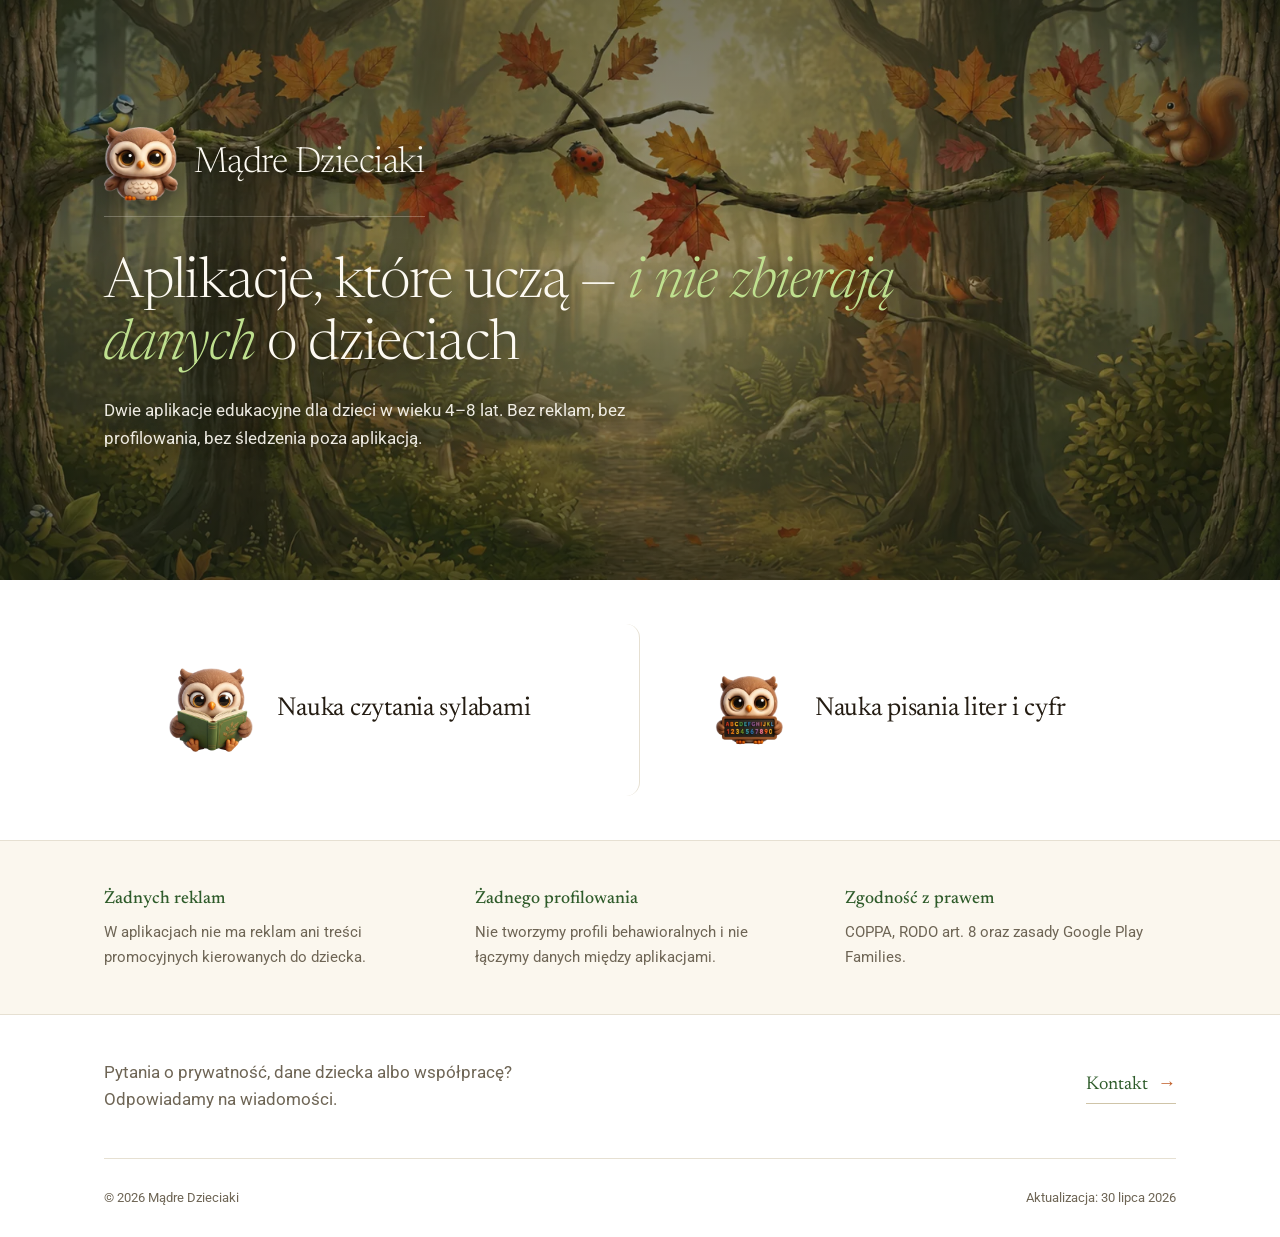
<file: index.html>
<!DOCTYPE html>
<html lang="pl">
<head>
<meta charset="UTF-8">
<meta name="viewport" content="width=device-width, initial-scale=1">
<title>Mądre Dzieciaki — dokumenty i prywatność</title>
<meta name="description" content="Polityki prywatności i dokumenty aplikacji edukacyjnych dla dzieci: Nauka czytania sylabami oraz Nauka pisania liter i cyfr. Bez reklam, bez profilowania, bez śledzenia.">
<link href="https://fonts.googleapis.com/css2?family=Newsreader:ital,opsz,wght@0,6..72,300;0,6..72,400;0,6..72,500;0,6..72,600;1,6..72,300;1,6..72,400&family=Roboto:wght@300;400;500;700&display=swap" rel="stylesheet">
<link rel="stylesheet" href="assets/forest.css">
</head>
<body>

<div class="band"><div class="band-in"><div class="wrap">
  <div class="band-copy">
    <a class="brand" href="./">
      <img src="assets/app/logo-madre.webp" alt="" width="74" height="74">
      <span>Mądre Dzieciaki</span>
    </a>
    <h1>Aplikacje, które uczą — <em>i nie zbierają danych</em> o dzieciach</h1>
    <p>Dwie aplikacje edukacyjne dla dzieci w wieku 4–8 lat. Bez reklam, bez profilowania, bez śledzenia poza aplikacją.</p>
  </div>
</div></div></div>

<div class="wrap">
  <div class="apps">
    <a class="app" href="nauka-czytania-sylabami/">
      <img src="assets/app/logo-syllables.webp" alt="" width="84" height="84">
      <h2>Nauka czytania sylabami</h2>
    </a>
    <a class="app" href="literki-i-cyferki/">
      <img src="assets/app/logo-literki.webp" alt="" width="84" height="84">
      <h2>Nauka pisania liter i cyfr</h2>
    </a>
  </div>
</div>

<div class="rules"><div class="wrap"><div class="rules-in">
  <div class="rule"><h3>Żadnych reklam</h3>
    <p>W aplikacjach nie ma reklam ani treści promocyjnych kierowanych do dziecka.</p></div>
  <div class="rule"><h3>Żadnego profilowania</h3>
    <p>Nie tworzymy profili behawioralnych i nie łączymy danych między aplikacjami.</p></div>
  <div class="rule"><h3>Zgodność z prawem</h3>
    <p>COPPA, RODO art. 8 oraz zasady Google Play Families.</p></div>
</div></div></div>

<div class="wrap">
  <div class="contact-cta">
    <p>Pytania o prywatność, dane dziecka albo współpracę? Odpowiadamy na wiadomości.</p>
    <a href="kontakt.html">Kontakt</a>
  </div>
  <footer>
    <span>© 2026 Mądre Dzieciaki</span>
    <span>Aktualizacja: 30 lipca 2026</span>
  </footer>
</div>

</body>
</html>
</file>
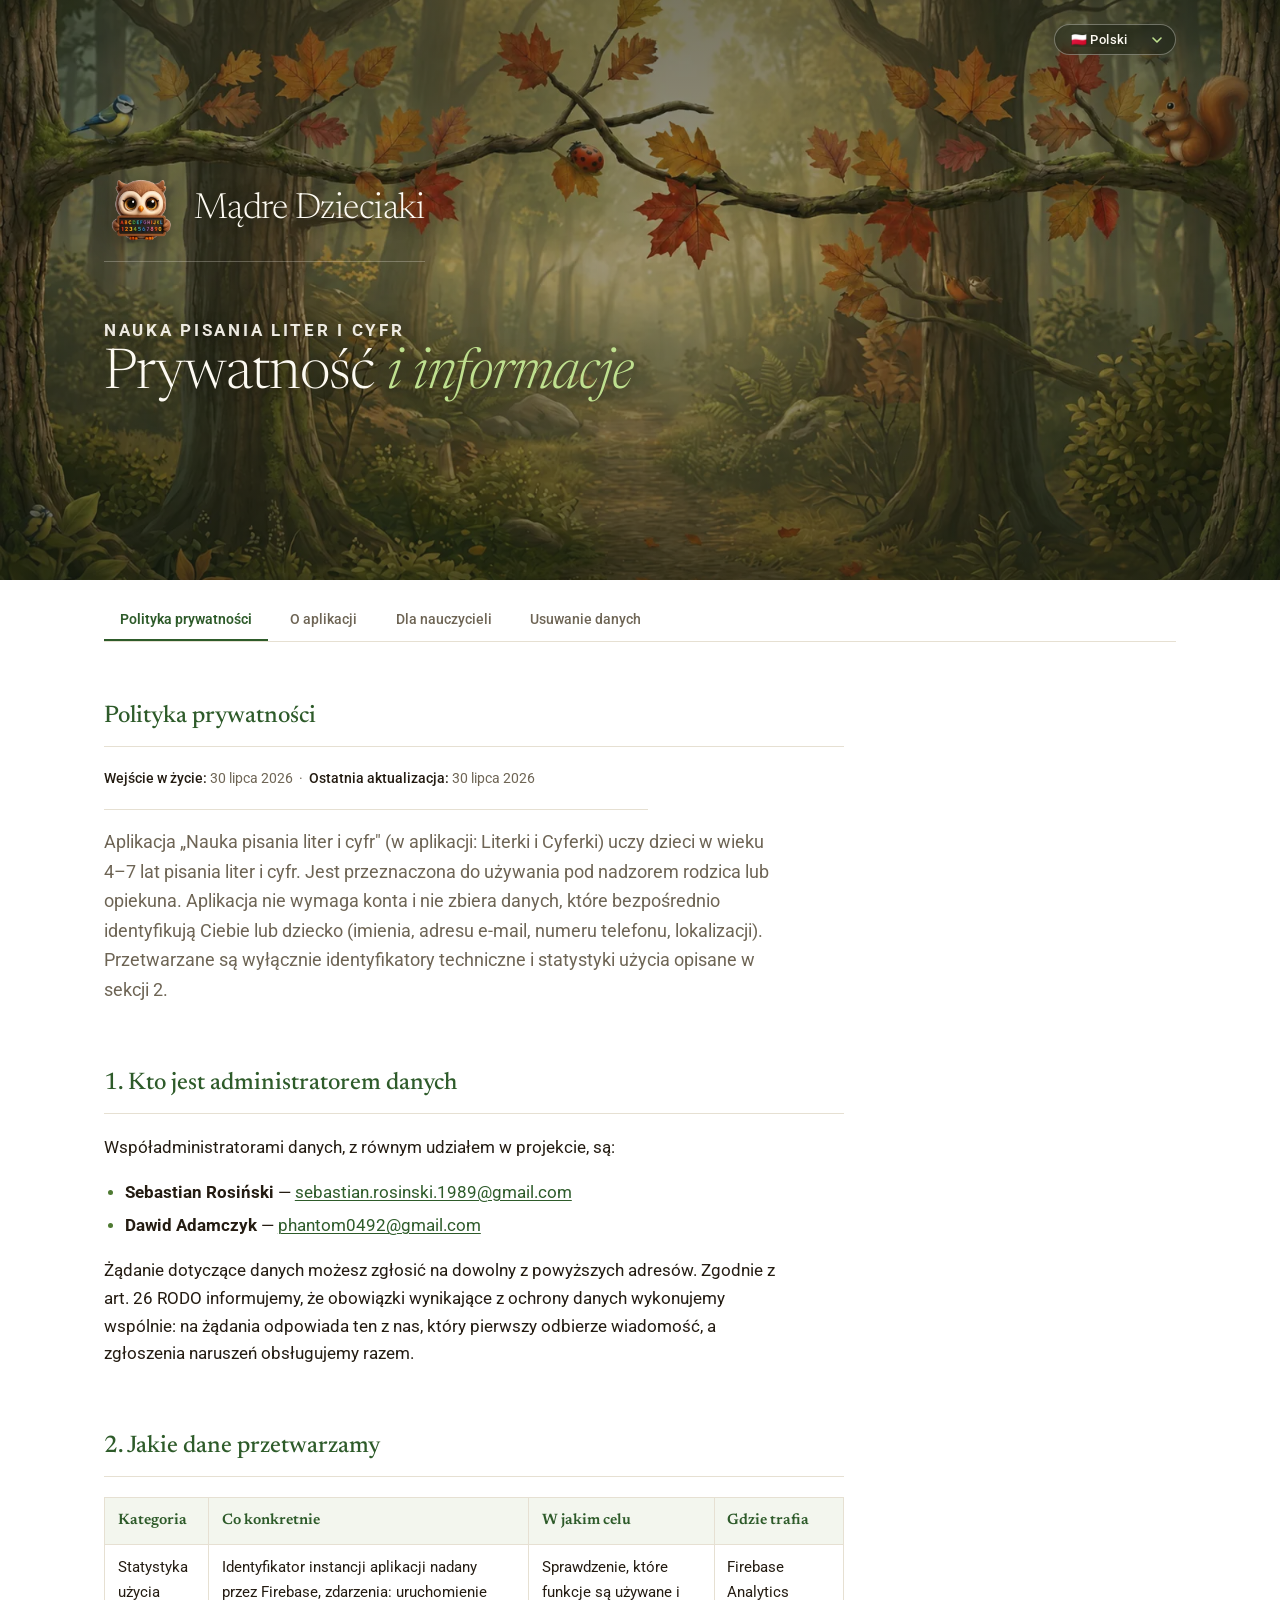
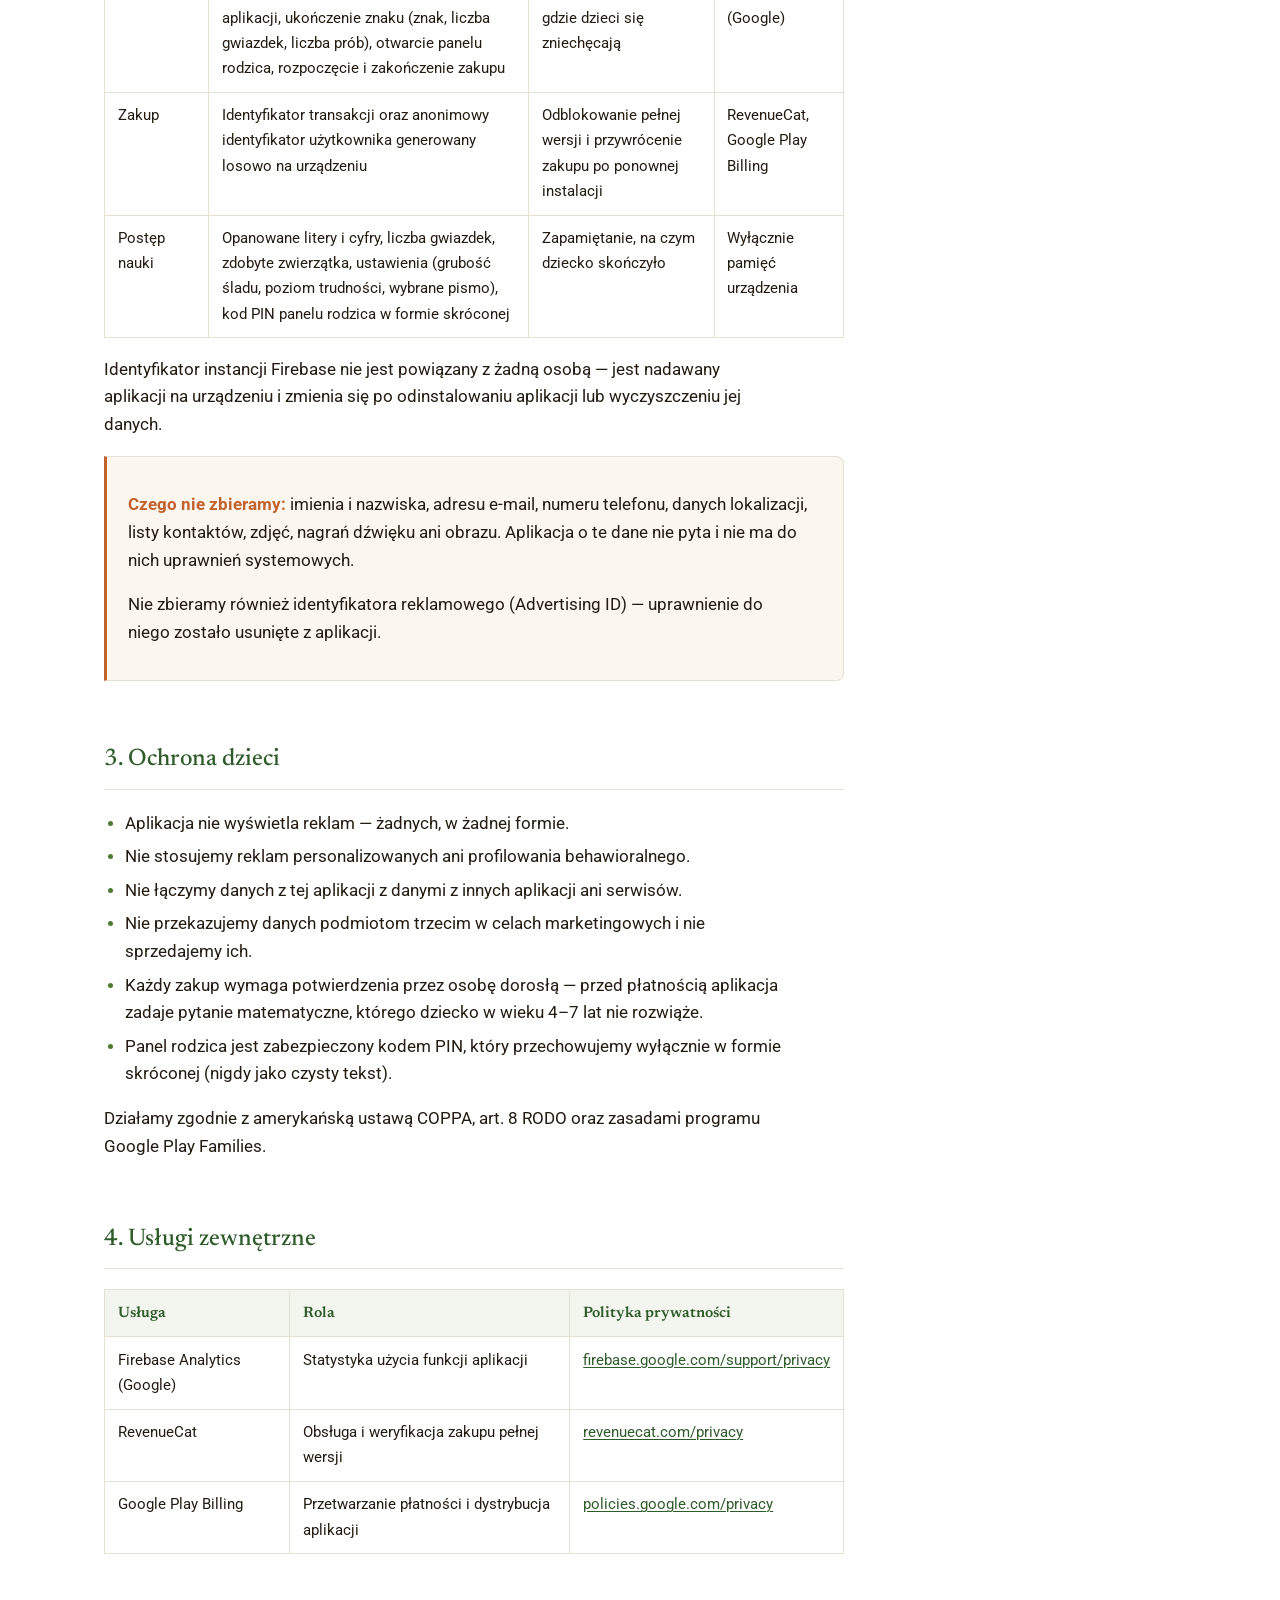
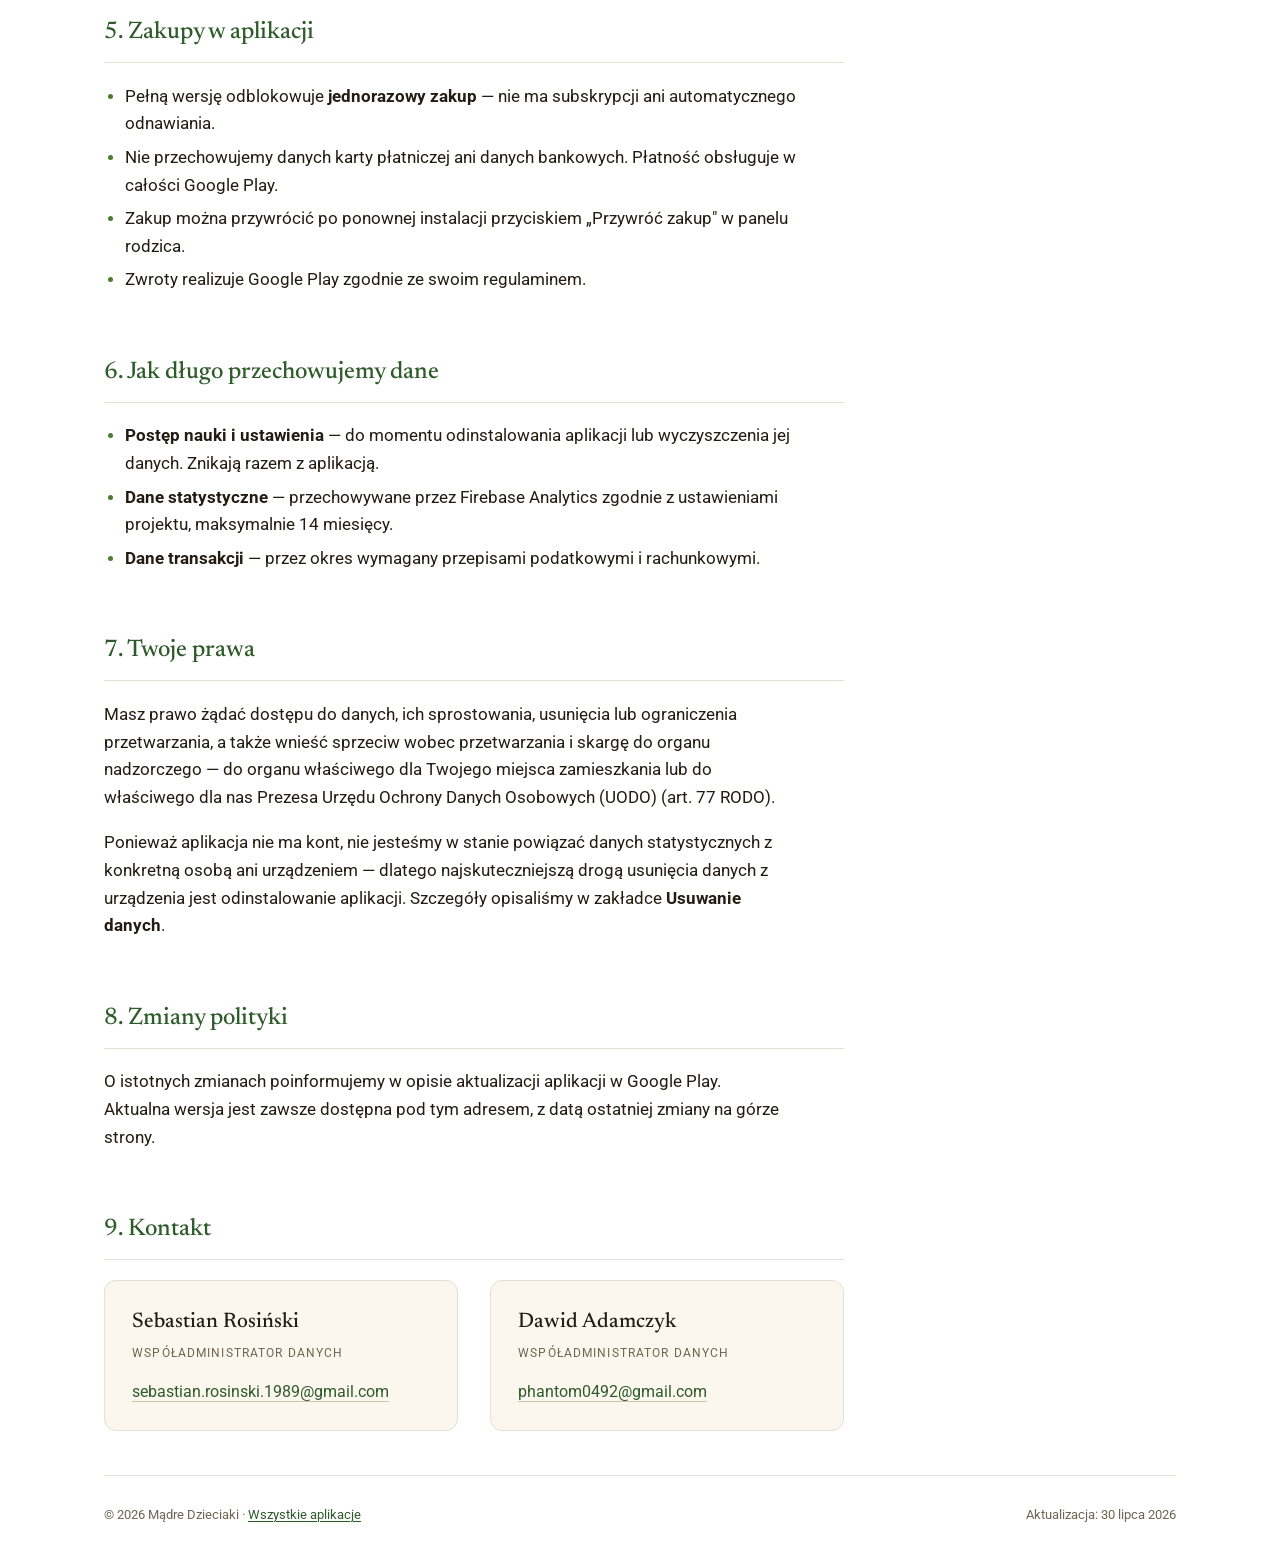
<file: literki-i-cyferki/index.html>
<!DOCTYPE html>
<html lang="pl">
<head>
<meta charset="UTF-8">
<meta name="viewport" content="width=device-width, initial-scale=1">
<title>Nauka pisania liter i cyfr — polityka prywatności i dokumenty</title>
<meta name="description" content="Polityka prywatności aplikacji Nauka pisania liter i cyfr (Literki i Cyferki): bez kont, bez reklam, dane wyłącznie na urządzeniu. Informacje dla rodziców i nauczycieli.">
<link href="https://fonts.googleapis.com/css2?family=Newsreader:ital,opsz,wght@0,6..72,300;0,6..72,400;0,6..72,500;0,6..72,600;1,6..72,300;1,6..72,400&family=Roboto:wght@300;400;500;700&display=swap" rel="stylesheet">
<link rel="alternate" hreflang="pl" href="https://codedriven.pl/literki-i-cyferki/">
<link rel="alternate" hreflang="de" href="https://codedriven.pl/literki-i-cyferki/de/">
<link rel="alternate" hreflang="x-default" href="https://codedriven.pl/literki-i-cyferki/">
<link rel="stylesheet" href="../assets/forest.css">
<noscript><style>.lang-switch select{display:none}</style></noscript>
</head>
<body>

<div class="band">
  <div class="lang-switch">
    <select aria-label="Język strony" autocomplete="off">
      <option value="/literki-i-cyferki/" selected>🇵🇱 Polski</option>
      <option value="/literki-i-cyferki/de/">🇩🇪 Deutsch</option>
    </select>
    <noscript><span class="lang-links"><a href="/literki-i-cyferki/de/" lang="de" hreflang="de">Deutsch</a></span></noscript>
  </div>
<div class="band-in"><div class="wrap">
  <div class="band-copy">
    <a class="brand" href="../">
      <img src="../assets/app/logo-literki.webp" alt="" width="74" height="74">
      <span>Mądre Dzieciaki</span>
    </a>
    <p class="kicker">Nauka pisania liter i cyfr</p>
    <h1>Prywatność <em>i informacje</em></h1>
  </div>
</div></div></div>

<div class="wrap">
  <nav class="doc-nav" role="tablist">
    <button role="tab" data-page="privacy" aria-selected="true">Polityka prywatności</button>
    <button role="tab" data-page="about" aria-selected="false">O aplikacji</button>
    <button role="tab" data-page="teachers" aria-selected="false">Dla nauczycieli</button>
    <button role="tab" data-page="deletion" aria-selected="false">Usuwanie danych</button>
  </nav>

<!-- ══════════════════ POLITYKA PRYWATNOŚCI ══════════════════ -->
<article class="page active" id="privacy" role="tabpanel">
  <h2>Polityka prywatności</h2>
  <p class="dates"><b>Wejście w życie:</b> 30 lipca 2026 &nbsp;·&nbsp; <b>Ostatnia aktualizacja:</b> 30 lipca 2026</p>
  <p class="lede">Aplikacja „Nauka pisania liter i cyfr" (w aplikacji: Literki i Cyferki) uczy dzieci w wieku 4–7 lat pisania liter i cyfr. Jest przeznaczona do używania pod nadzorem rodzica lub opiekuna. Aplikacja nie wymaga konta i nie zbiera danych, które bezpośrednio identyfikują Ciebie lub dziecko (imienia, adresu e-mail, numeru telefonu, lokalizacji). Przetwarzane są wyłącznie identyfikatory techniczne i statystyki użycia opisane w sekcji 2.</p>

  <h2>1. Kto jest administratorem danych</h2>
  <p>Współadministratorami danych, z równym udziałem w projekcie, są:</p>
  <ul>
    <li><b>Sebastian Rosiński</b> — <a href="mailto:sebastian.rosinski.1989@gmail.com">sebastian.rosinski.1989@gmail.com</a></li>
    <li><b>Dawid Adamczyk</b> — <a href="mailto:phantom0492@gmail.com">phantom0492@gmail.com</a></li>
  </ul>
  <p>Żądanie dotyczące danych możesz zgłosić na dowolny z powyższych adresów. Zgodnie z art. 26 RODO informujemy, że obowiązki wynikające z ochrony danych wykonujemy wspólnie: na żądania odpowiada ten z nas, który pierwszy odbierze wiadomość, a zgłoszenia naruszeń obsługujemy razem.</p>

  <h2>2. Jakie dane przetwarzamy</h2>
  <div class="table-scroll"><table>
    <thead><tr><th>Kategoria</th><th>Co konkretnie</th><th>W jakim celu</th><th>Gdzie trafia</th></tr></thead>
    <tbody>
      <tr><td>Statystyka użycia</td><td>Identyfikator instancji aplikacji nadany przez Firebase, zdarzenia: uruchomienie aplikacji, ukończenie znaku (znak, liczba gwiazdek, liczba prób), otwarcie panelu rodzica, rozpoczęcie i zakończenie zakupu</td><td>Sprawdzenie, które funkcje są używane i gdzie dzieci się zniechęcają</td><td>Firebase Analytics (Google)</td></tr>
      <tr><td>Zakup</td><td>Identyfikator transakcji oraz anonimowy identyfikator użytkownika generowany losowo na urządzeniu</td><td>Odblokowanie pełnej wersji i przywrócenie zakupu po ponownej instalacji</td><td>RevenueCat, Google Play Billing</td></tr>
      <tr><td>Postęp nauki</td><td>Opanowane litery i cyfry, liczba gwiazdek, zdobyte zwierzątka, ustawienia (grubość śladu, poziom trudności, wybrane pismo), kod PIN panelu rodzica w formie skróconej</td><td>Zapamiętanie, na czym dziecko skończyło</td><td>Wyłącznie pamięć urządzenia</td></tr>
    </tbody>
  </table></div>
  <p>Identyfikator instancji Firebase nie jest powiązany z żadną osobą — jest nadawany aplikacji na urządzeniu i zmienia się po odinstalowaniu aplikacji lub wyczyszczeniu jej danych.</p>

  <div class="box box--warn">
    <p><b>Czego nie zbieramy:</b> imienia i nazwiska, adresu e-mail, numeru telefonu, danych lokalizacji, listy kontaktów, zdjęć, nagrań dźwięku ani obrazu. Aplikacja o te dane nie pyta i nie ma do nich uprawnień systemowych.</p>
    <p>Nie zbieramy również identyfikatora reklamowego (Advertising ID) — uprawnienie do niego zostało usunięte z aplikacji.</p>
  </div>

  <h2>3. Ochrona dzieci</h2>
  <ul>
    <li>Aplikacja nie wyświetla reklam — żadnych, w żadnej formie.</li>
    <li>Nie stosujemy reklam personalizowanych ani profilowania behawioralnego.</li>
    <li>Nie łączymy danych z tej aplikacji z danymi z innych aplikacji ani serwisów.</li>
    <li>Nie przekazujemy danych podmiotom trzecim w celach marketingowych i nie sprzedajemy ich.</li>
    <li>Każdy zakup wymaga potwierdzenia przez osobę dorosłą — przed płatnością aplikacja zadaje pytanie matematyczne, którego dziecko w wieku 4–7 lat nie rozwiąże.</li>
    <li>Panel rodzica jest zabezpieczony kodem PIN, który przechowujemy wyłącznie w formie skróconej (nigdy jako czysty tekst).</li>
  </ul>
  <p>Działamy zgodnie z amerykańską ustawą COPPA, art. 8 RODO oraz zasadami programu Google Play Families.</p>

  <h2>4. Usługi zewnętrzne</h2>
  <div class="table-scroll"><table>
    <thead><tr><th>Usługa</th><th>Rola</th><th>Polityka prywatności</th></tr></thead>
    <tbody>
      <tr><td>Firebase Analytics (Google)</td><td>Statystyka użycia funkcji aplikacji</td><td><a href="https://firebase.google.com/support/privacy" rel="noopener">firebase.google.com/support/privacy</a></td></tr>
      <tr><td>RevenueCat</td><td>Obsługa i weryfikacja zakupu pełnej wersji</td><td><a href="https://www.revenuecat.com/privacy" rel="noopener">revenuecat.com/privacy</a></td></tr>
      <tr><td>Google Play Billing</td><td>Przetwarzanie płatności i dystrybucja aplikacji</td><td><a href="https://policies.google.com/privacy" rel="noopener">policies.google.com/privacy</a></td></tr>
    </tbody>
  </table></div>

  <h2>5. Zakupy w aplikacji</h2>
  <ul>
    <li>Pełną wersję odblokowuje <b>jednorazowy zakup</b> — nie ma subskrypcji ani automatycznego odnawiania.</li>
    <li>Nie przechowujemy danych karty płatniczej ani danych bankowych. Płatność obsługuje w całości Google Play.</li>
    <li>Zakup można przywrócić po ponownej instalacji przyciskiem „Przywróć zakup" w panelu rodzica.</li>
    <li>Zwroty realizuje Google Play zgodnie ze swoim regulaminem.</li>
  </ul>

  <h2>6. Jak długo przechowujemy dane</h2>
  <ul>
    <li><b>Postęp nauki i ustawienia</b> — do momentu odinstalowania aplikacji lub wyczyszczenia jej danych. Znikają razem z aplikacją.</li>
    <li><b>Dane statystyczne</b> — przechowywane przez Firebase Analytics zgodnie z ustawieniami projektu, maksymalnie 14 miesięcy.</li>
    <li><b>Dane transakcji</b> — przez okres wymagany przepisami podatkowymi i rachunkowymi.</li>
  </ul>

  <h2>7. Twoje prawa</h2>
  <p>Masz prawo żądać dostępu do danych, ich sprostowania, usunięcia lub ograniczenia przetwarzania, a także wnieść sprzeciw wobec przetwarzania i skargę do organu nadzorczego — do organu właściwego dla Twojego miejsca zamieszkania lub do właściwego dla nas Prezesa Urzędu Ochrony Danych Osobowych (UODO) (art. 77 RODO).</p>
  <p>Ponieważ aplikacja nie ma kont, nie jesteśmy w stanie powiązać danych statystycznych z konkretną osobą ani urządzeniem — dlatego najskuteczniejszą drogą usunięcia danych z urządzenia jest odinstalowanie aplikacji. Szczegóły opisaliśmy w zakładce <b>Usuwanie danych</b>.</p>

  <h2>8. Zmiany polityki</h2>
  <p>O istotnych zmianach poinformujemy w opisie aktualizacji aplikacji w Google Play. Aktualna wersja jest zawsze dostępna pod tym adresem, z datą ostatniej zmiany na górze strony.</p>

  <h2>9. Kontakt</h2>
  <div class="people">
    <div class="person"><b>Sebastian Rosiński</b><span class="role">Współadministrator danych</span>
      <a href="mailto:sebastian.rosinski.1989@gmail.com">sebastian.rosinski.1989@gmail.com</a></div>
    <div class="person"><b>Dawid Adamczyk</b><span class="role">Współadministrator danych</span>
      <a href="mailto:phantom0492@gmail.com">phantom0492@gmail.com</a></div>
  </div>
</article>

<!-- ══════════════════ O APLIKACJI ══════════════════ -->
<article class="page" id="about" role="tabpanel">
  <h2>O aplikacji</h2>
  <p class="lede">Dziecko uczy się pisać litery i cyfry, prowadząc palcem po śladzie na ekranie. Bez pośpiechu, bez odliczania czasu i bez porównywania z innymi.</p>

  <div class="pill-row">
    <span class="pill">Wiek 4–7 lat</span><span class="pill">Język polski</span>
    <span class="pill">Bez reklam</span><span class="pill">Bez konta</span>
    <span class="pill">Działa bez internetu</span>
  </div>

  <h2>Czego dziecko się nauczy</h2>
  <ul>
    <li><b>35 wielkich liter</b> alfabetu polskiego</li>
    <li><b>35 małych liter</b>, razem z ą, ć, ę, ł, ń, ó, ś, ź, ż</li>
    <li><b>10 cyfr</b> od 0 do 9</li>
  </ul>
  <p>Każdy znak ma ustaloną kolejność kresek i kierunek prowadzenia ręki. Kroje pisma i kolejność odpowiadają temu, czego dzieci uczą się w polskiej szkole, więc aplikacja nie kłóci się z zeszytem.</p>

  <h2>Jak wygląda nauka</h2>
  <ul>
    <li>Dziecko prowadzi palcem po śladzie i od razu widzi, czy trafia w linię.</li>
    <li>Po ukończeniu znaku dostaje gwiazdki — za dokładność, nie za szybkość.</li>
    <li>Do każdego znaku należy leśne zwierzątko, które dorasta w czterech etapach, w miarę jak dziecko ćwiczy.</li>
    <li>Wszystkie zdobyte zwierzątka czekają w ZOO, do którego można wracać.</li>
  </ul>

  <h2>Panel rodzica</h2>
  <p>Panel jest zabezpieczony kodem PIN. Znajdziesz w nim postęp dziecka (opanowane znaki, liczbę prób, zdobyte zwierzątka), ustawienia grubości śladu i poziomu trudności oraz przycisk przywracania zakupu.</p>

  <h2>Wersja bezpłatna i pełna</h2>
  <p>Wersja bezpłatna pozwala przećwiczyć pierwsze litery i cyfry, żeby sprawdzić, czy aplikacja odpowiada dziecku. Pełną wersję — wszystkie 80 znaków i wszystkie zwierzątka — odblokowuje jednorazowy zakup, bez subskrypcji.</p>

  <h2>Autorzy</h2>
  <p>Aplikację tworzą Sebastian Rosiński i Dawid Adamczyk. Jest częścią serii Mądre Dzieciaki, do której należy też <a href="../nauka-czytania-sylabami/">Nauka czytania sylabami</a>.</p>
</article>

<!-- ══════════════════ DLA NAUCZYCIELI ══════════════════ -->
<article class="page" id="teachers" role="tabpanel">
  <h2>Dla nauczycieli i wychowawców</h2>
  <p class="lede">Informacje przydatne, jeśli rozważasz użycie aplikacji w przedszkolu, zerówce, świetlicy lub w pracy terapeutycznej.</p>

  <h2>Zakres materiału</h2>
  <p>Aplikacja obejmuje pełny alfabet polski w odmianie wielkiej i małej (po 35 znaków, wraz z literami diakrytyzowanymi) oraz cyfry 0–9. Każdy znak ma zdefiniowaną kolejność i kierunek kresek zgodne z polskimi normami kaligraficznymi dla pisma szkolnego.</p>

  <h2>Podstawa metodyczna</h2>
  <ul>
    <li><b>Pisanie po śladzie</b> — dziecko odwzorowuje wzór, a nie rysuje dowolnie; aplikacja pilnuje, czy ręka trzyma się linii.</li>
    <li><b>Kolejność kresek</b> jest wymuszona, więc dziecko nie utrwala błędnego nawyku prowadzenia ręki.</li>
    <li><b>Brak presji czasu</b> — nie ma stopera ani limitu prób. Ocena dotyczy dokładności.</li>
    <li><b>Regulowana trudność</b> — grubość dopuszczalnego odchylenia od śladu ustawia się w panelu rodzica, co pozwala dopasować wymagania do sprawności dziecka.</li>
  </ul>

  <h2>Warunki pracy z grupą</h2>
  <ul>
    <li>Aplikacja działa <b>bez połączenia z internetem</b> — potrzebne jest tylko urządzenie z ekranem dotykowym.</li>
    <li><b>Nie wymaga konta ani logowania</b>, więc nie trzeba zbierać zgód na tworzenie kont dla dzieci.</li>
    <li><b>Nie wyświetla reklam</b> ani treści promocyjnych.</li>
    <li>Postęp zapisuje się na urządzeniu, osobno dla każdego urządzenia — aplikacja nie rozpoznaje wielu uczniów na jednym tablecie.</li>
  </ul>

  <h2>Ograniczenia, o których warto wiedzieć</h2>
  <p>Aplikacja jest ćwiczeniem grafomotorycznym na ekranie i nie zastępuje pisania ołówkiem w zeszycie — ekran nie stawia oporu, jaki daje papier, i nie kształtuje chwytu narzędzia. Traktuj ją jako uzupełnienie, a nie zamiennik ćwiczeń tradycyjnych.</p>
  <p>Aplikacja nie jest narzędziem diagnostycznym ani terapeutycznym. Nie służy do rozpoznawania trudności w pisaniu i nie zastępuje pracy ze specjalistą.</p>

  <h2>Zakup dla placówki</h2>
  <p>Obecnie aplikacja jest dostępna wyłącznie jako pozycja w Google Play z jednorazowym zakupem odblokowującym pełną wersję na urządzeniu. Jeśli potrzebujesz większej liczby licencji dla placówki, napisz do nas — ustalimy, jak to rozwiązać.</p>
  <p><a class="back" href="../kontakt.html" style="margin-top:.5rem">Napisz do nas</a></p>
</article>

<!-- ══════════════════ USUWANIE DANYCH ══════════════════ -->
<article class="page" id="deletion" role="tabpanel">
  <h2>Usuwanie danych</h2>
  <p class="lede">Aplikacja nie ma kont użytkowników, więc nie ma profilu, który trzeba byłoby zamykać. Wszystko, co aplikacja zapamiętuje o dziecku, leży na urządzeniu.</p>

  <div class="box">
    <p><b>Odinstalowanie aplikacji usuwa wszystkie dane dziecka</b> — postęp nauki, gwiazdki, zdobyte zwierzątka, ustawienia i kod PIN panelu rodzica. Nie zostaje po nich kopia po naszej stronie, bo nigdy tam nie trafiły.</p>
  </div>

  <h2>Jak wyczyścić dane bez odinstalowania</h2>
  <ol>
    <li>Otwórz <b>Ustawienia</b> systemu Android.</li>
    <li>Przejdź do <b>Aplikacje</b> i wybierz <b>Nauka pisania liter i cyfr</b>.</li>
    <li>Wejdź w <b>Pamięć</b>, a następnie wybierz <b>Wyczyść dane</b>.</li>
  </ol>
  <p>Aplikacja wróci do stanu początkowego. Zakup pełnej wersji nie przepada — przywrócisz go przyciskiem „Przywróć zakup" w panelu rodzica, ponieważ jest przypisany do Twojego konta Google Play, a nie do danych w aplikacji.</p>

  <h2>Dane statystyczne</h2>
  <p>Statystyka użycia funkcji jest zbierana pod identyfikatorem instancji aplikacji, który nie wskazuje żadnej osoby. Identyfikator przestaje istnieć po odinstalowaniu aplikacji lub wyczyszczeniu jej danych, a wcześniej zebrane zdarzenia są automatycznie usuwane po maksymalnie 14 miesiącach.</p>
  <p>Jeśli chcesz, żebyśmy usunęli dane statystyczne wcześniej, napisz do nas — potrzebny będzie przybliżony czas korzystania z aplikacji i model urządzenia, żebyśmy mogli odnaleźć właściwe zdarzenia.</p>

  <h2>Dane zakupu</h2>
  <p>Historia zakupu jest przechowywana przez Google Play i RevenueCat. Nie możemy jej usunąć, ponieważ jest podstawą Twojego prawa do pełnej wersji aplikacji oraz dokumentem księgowym. Sprawy dotyczące płatności i zwrotów prowadzi Google Play.</p>

  <h2>Zgłoszenie żądania</h2>
  <p>Napisz na dowolny z adresów poniżej. Odpowiadamy w ciągu 30 dni.</p>
  <div class="people">
    <div class="person"><b>Sebastian Rosiński</b><span class="role">Współadministrator danych</span>
      <a href="mailto:sebastian.rosinski.1989@gmail.com">sebastian.rosinski.1989@gmail.com</a></div>
    <div class="person"><b>Dawid Adamczyk</b><span class="role">Współadministrator danych</span>
      <a href="mailto:phantom0492@gmail.com">phantom0492@gmail.com</a></div>
  </div>
</article>

  <footer>
    <span>© 2026 Mądre Dzieciaki · <a href="../">Wszystkie aplikacje</a></span>
    <span>Aktualizacja: 30 lipca 2026</span>
  </footer>
</div>

<script src="../assets/site.js"></script>
</body>
</html>
</file>
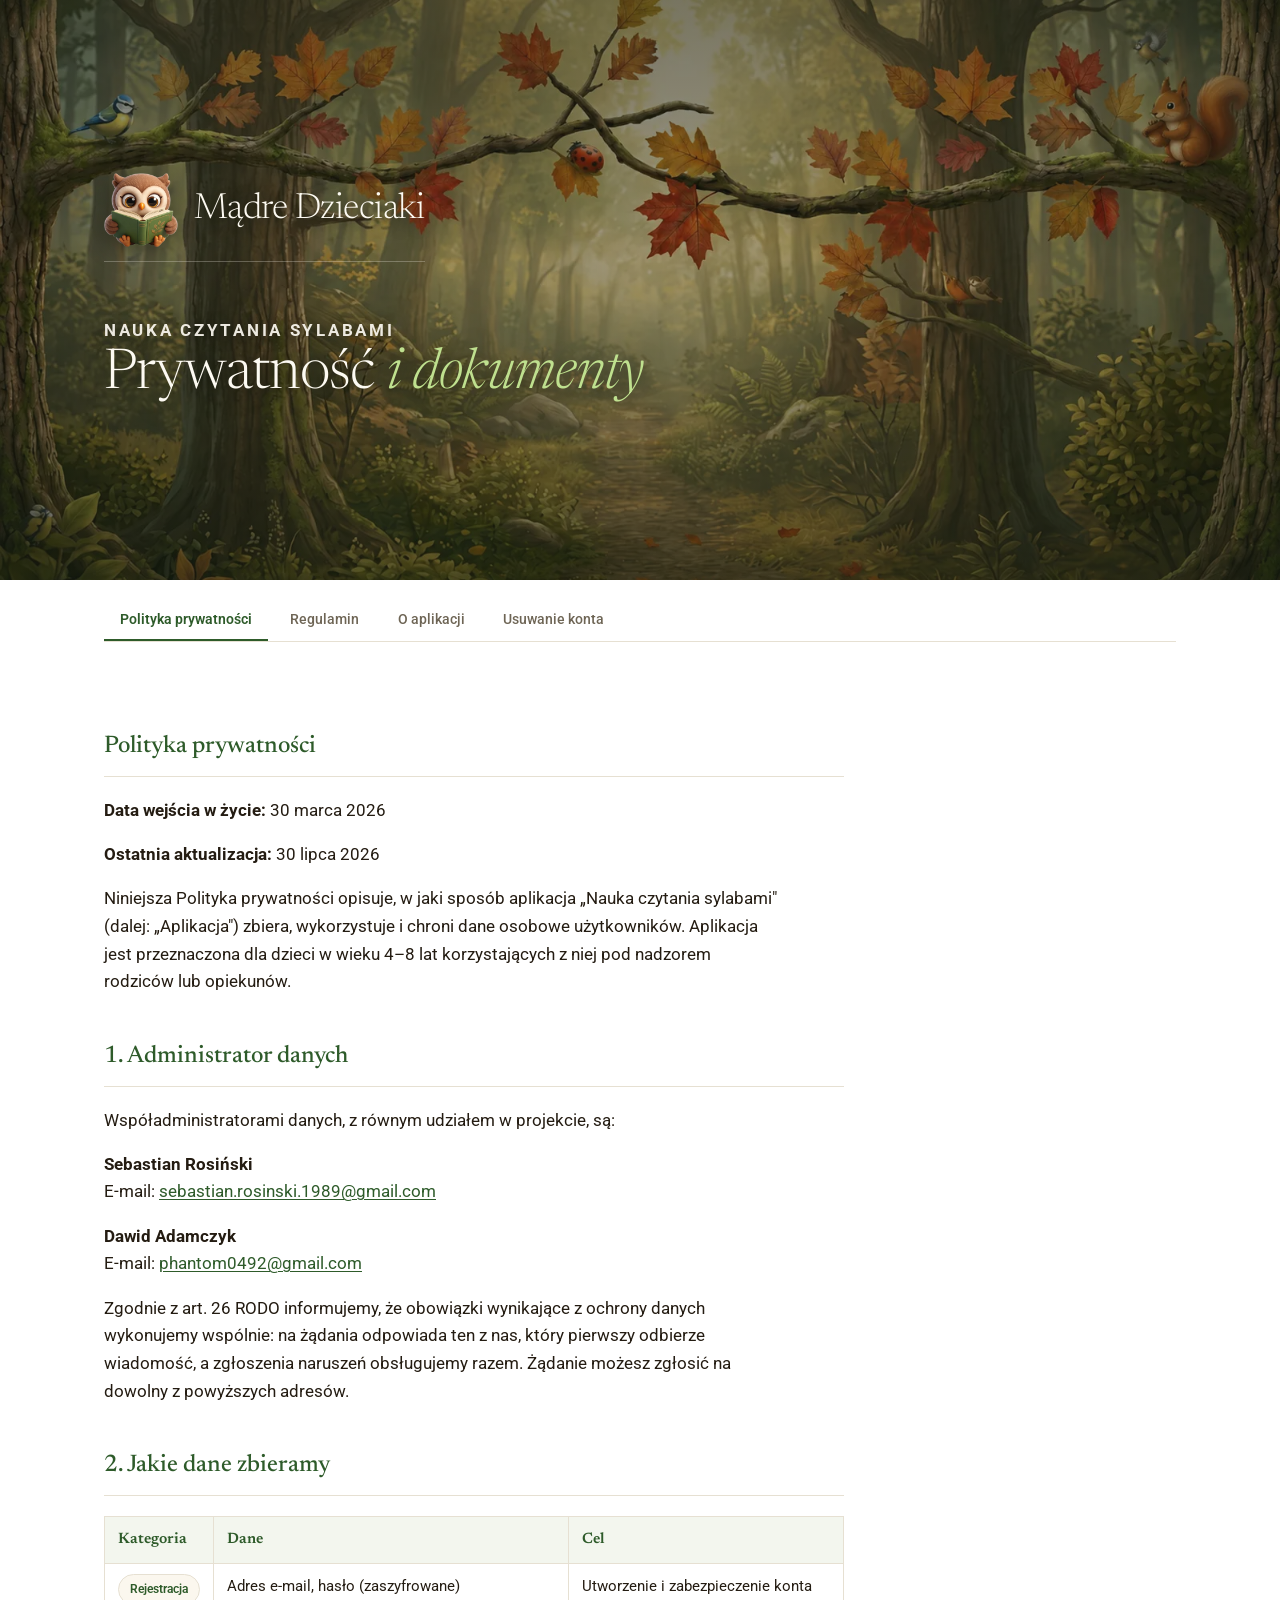
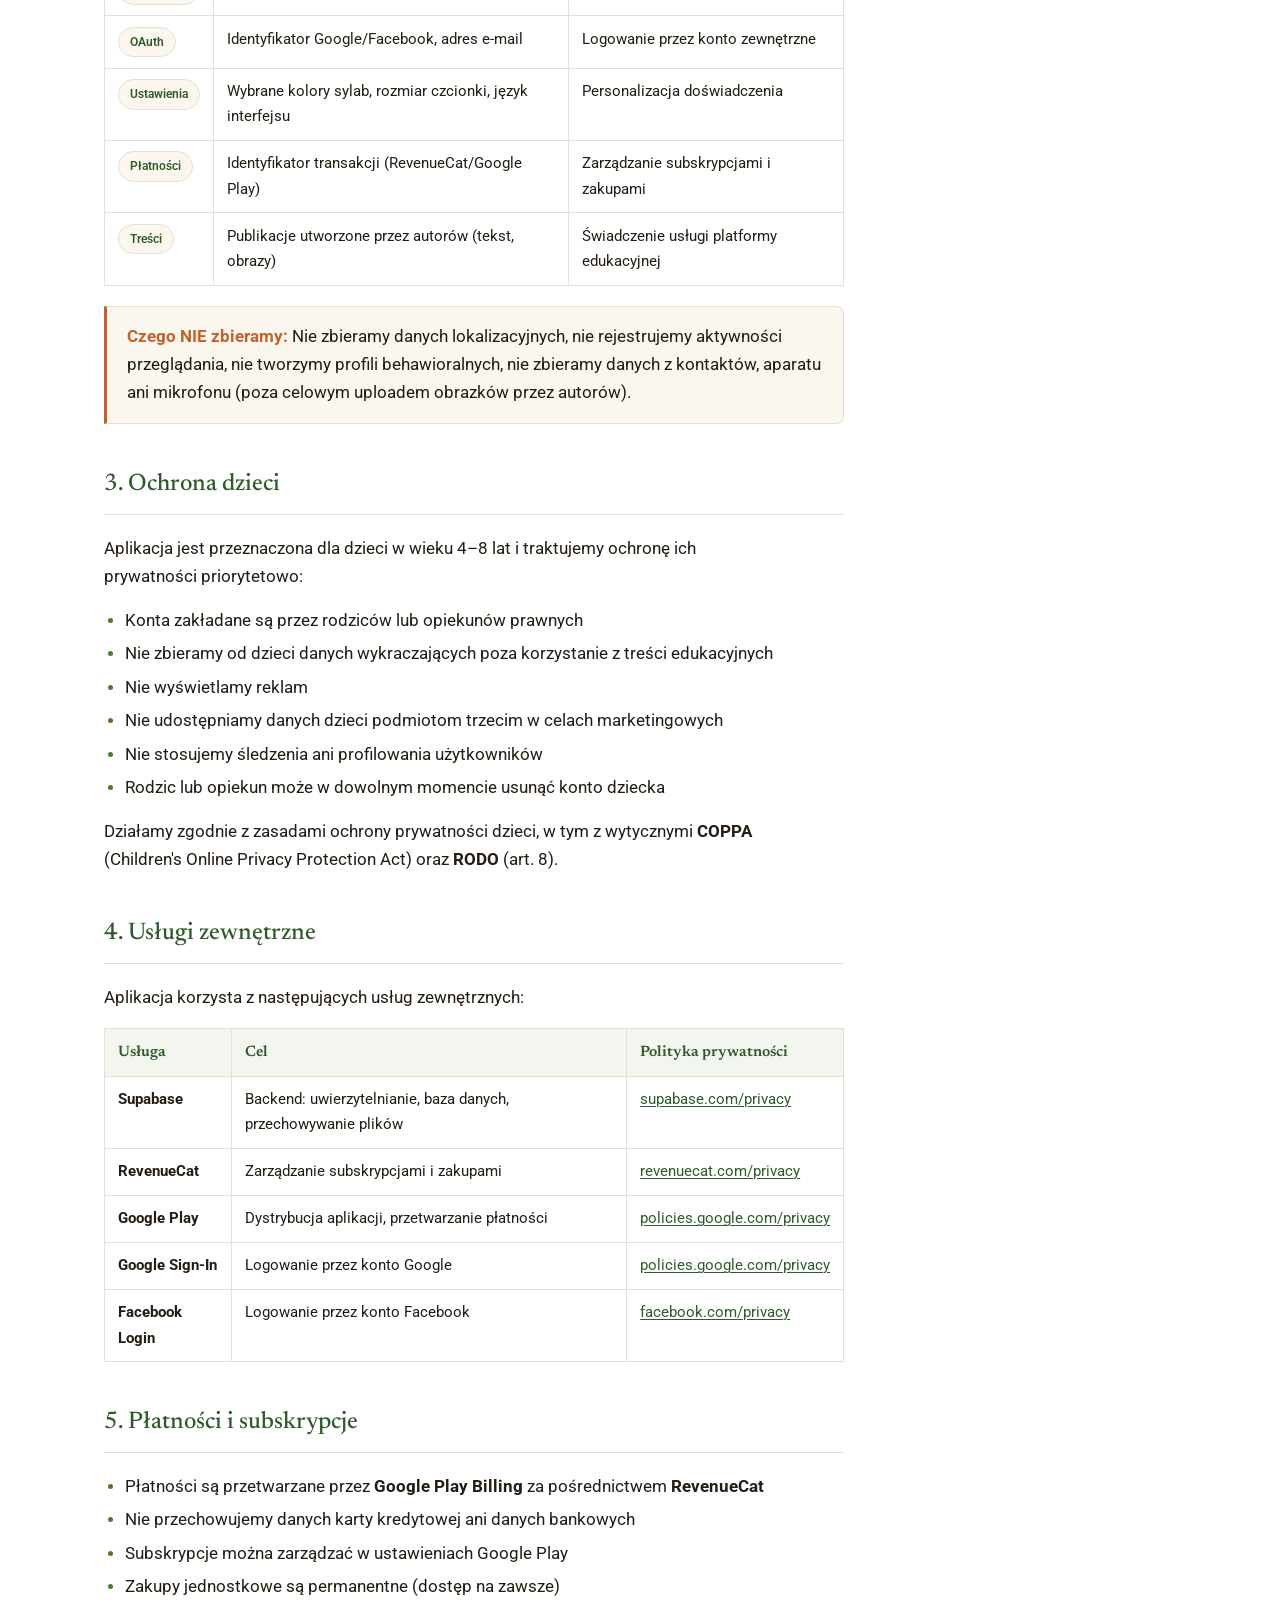
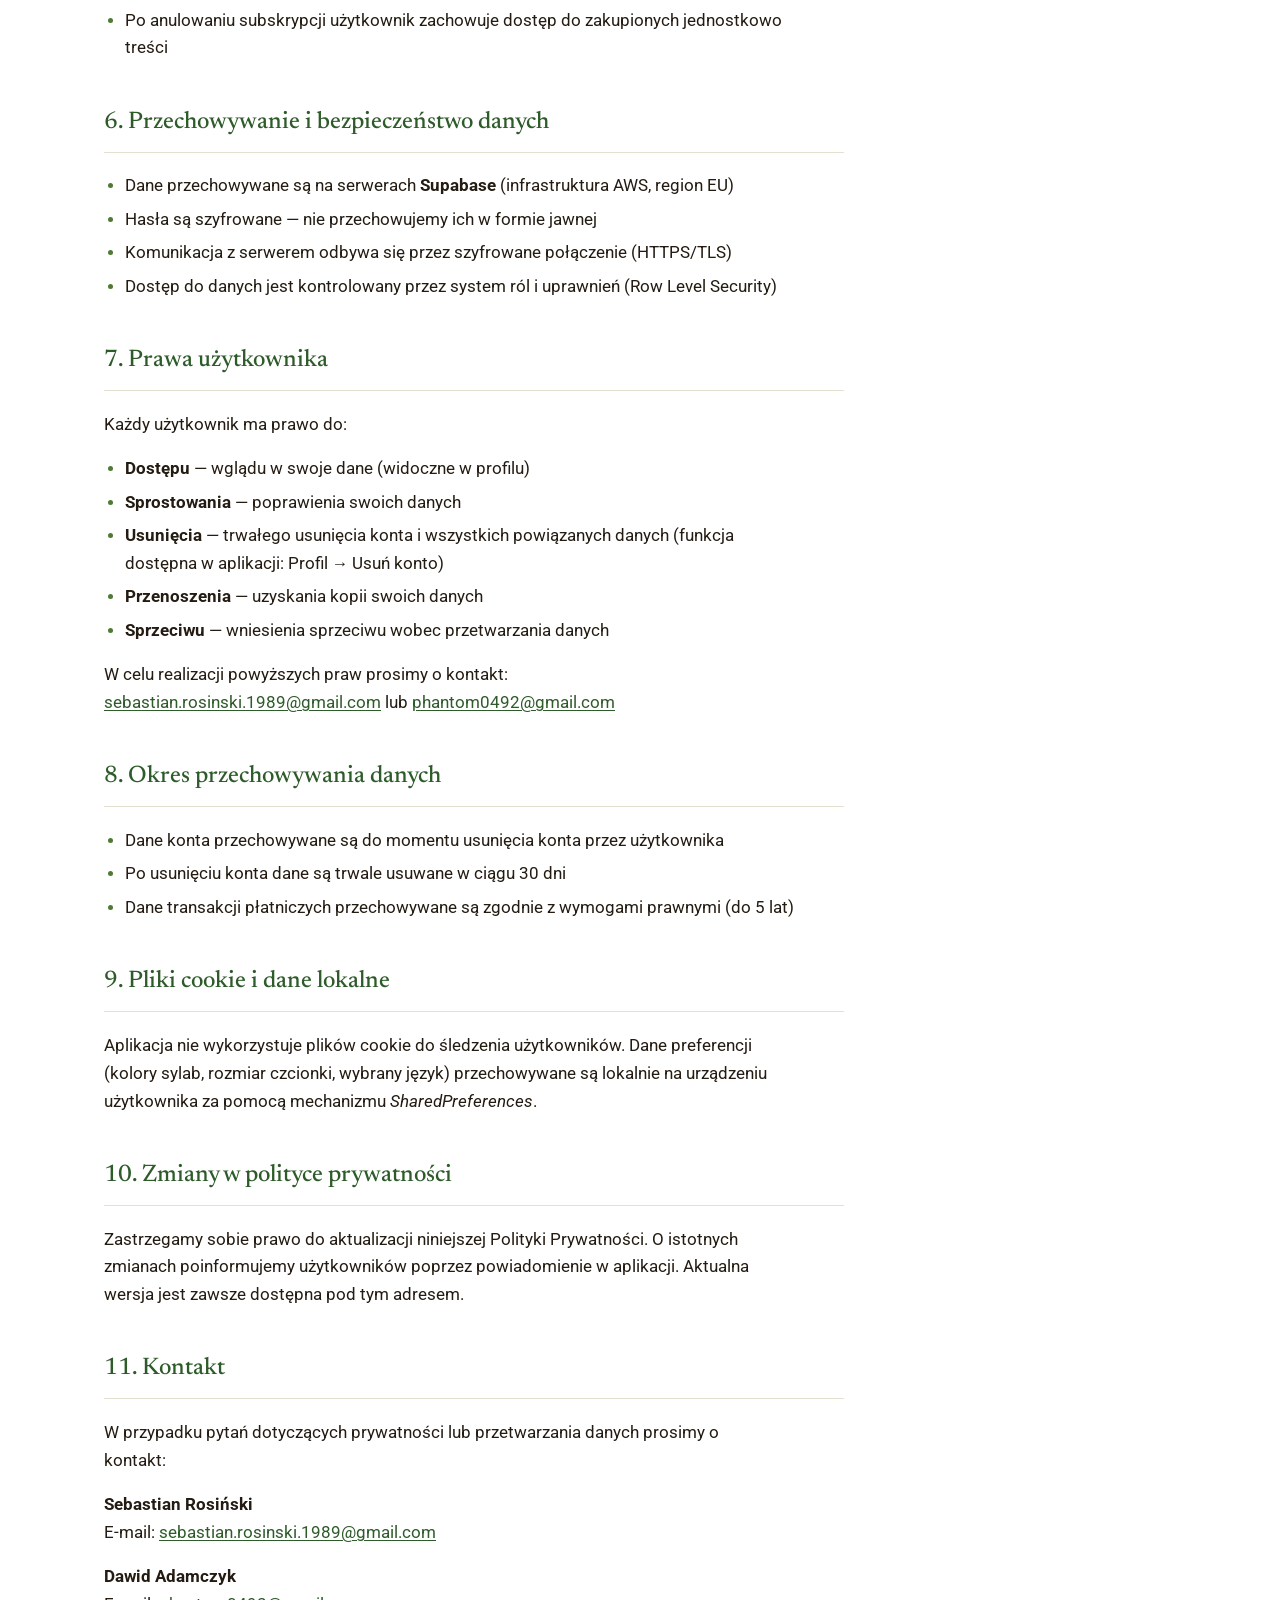
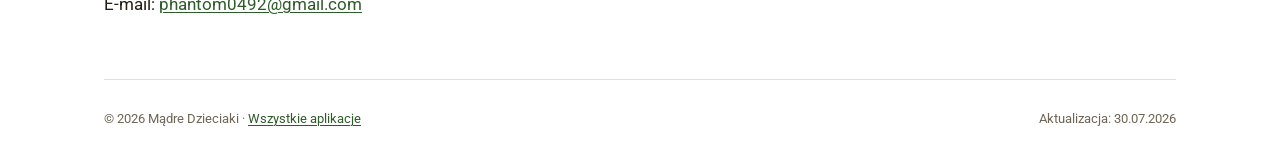
<file: nauka-czytania-sylabami/index.html>
<!DOCTYPE html>
<html lang="pl">
<head>
<meta charset="UTF-8">
<meta name="viewport" content="width=device-width, initial-scale=1">
<title>Nauka czytania sylabami — polityka prywatności i regulamin</title>
<meta name="description" content="Polityka prywatności, regulamin i informacje o aplikacji Nauka czytania sylabami — nauka czytania przez kolorowanie sylab dla dzieci.">
<link href="https://fonts.googleapis.com/css2?family=Newsreader:ital,opsz,wght@0,6..72,300;0,6..72,400;0,6..72,500;0,6..72,600;1,6..72,300;1,6..72,400&family=Roboto:wght@300;400;500;700&display=swap" rel="stylesheet">
<link rel="stylesheet" href="../assets/forest.css">
</head>
<body>

<div class="band"><div class="band-in"><div class="wrap">
  <div class="band-copy">
    <a class="brand" href="../">
      <img src="../assets/app/logo-syllables.webp" alt="" width="74" height="74">
      <span>Mądre Dzieciaki</span>
    </a>
    <p class="kicker">Nauka czytania sylabami</p>
    <h1>Prywatność <em>i dokumenty</em></h1>
  </div>
</div></div></div>

<div class="wrap">
  <nav class="doc-nav" role="tablist">
    <button role="tab" data-page="privacy" aria-selected="true">
      Polityka prywatności</button>
    <button role="tab" data-page="terms" aria-selected="false">
      Regulamin</button>
    <button role="tab" data-page="about" aria-selected="false">
      O aplikacji</button>
    <button role="tab" data-page="delete" aria-selected="false">
      Usuwanie konta</button>
  </nav>

<div class="page active" id="privacy" role="tabpanel">

<div>

<div class="card">
    <h2>Polityka prywatności</h2>
    <p><strong>Data wejścia w życie:</strong> 30 marca 2026</p>
    <p><strong>Ostatnia aktualizacja:</strong> 30 lipca 2026</p>
    <p>Niniejsza Polityka prywatności opisuje, w jaki sposób aplikacja „Nauka czytania sylabami" (dalej: „Aplikacja") zbiera, wykorzystuje i chroni dane osobowe użytkowników. Aplikacja jest przeznaczona dla dzieci w wieku 4–8 lat korzystających z niej pod nadzorem rodziców lub opiekunów.</p>
</div>

<div class="card">
    <h2>1. Administrator danych</h2>
    <p>Współadministratorami danych, z równym udziałem w projekcie, są:</p>
    <p><strong>Sebastian Rosiński</strong><br>
    E-mail: <a href="mailto:sebastian.rosinski.1989@gmail.com">sebastian.rosinski.1989@gmail.com</a></p>
    <p><strong>Dawid Adamczyk</strong><br>
    E-mail: <a href="mailto:phantom0492@gmail.com">phantom0492@gmail.com</a></p>
    <p>Zgodnie z art. 26 RODO informujemy, że obowiązki wynikające z ochrony danych
    wykonujemy wspólnie: na żądania odpowiada ten z nas, który pierwszy odbierze
    wiadomość, a zgłoszenia naruszeń obsługujemy razem. Żądanie możesz zgłosić na
    dowolny z powyższych adresów.</p>
</div>

<div class="card">
    <h2>2. Jakie dane zbieramy</h2>
    <table>
        <thead>
            <tr><th>Kategoria</th><th>Dane</th><th>Cel</th></tr>
        </thead>
        <tbody>
            <tr><td><span class="badge">Rejestracja</span></td><td>Adres e-mail, hasło (zaszyfrowane)</td><td>Utworzenie i zabezpieczenie konta</td></tr>
            <tr><td><span class="badge">OAuth</span></td><td>Identyfikator Google/Facebook, adres e-mail</td><td>Logowanie przez konto zewnętrzne</td></tr>
            <tr><td><span class="badge">Ustawienia</span></td><td>Wybrane kolory sylab, rozmiar czcionki, język interfejsu</td><td>Personalizacja doświadczenia</td></tr>
            <tr><td><span class="badge">Płatności</span></td><td>Identyfikator transakcji (RevenueCat/Google Play)</td><td>Zarządzanie subskrypcjami i zakupami</td></tr>
            <tr><td><span class="badge">Treści</span></td><td>Publikacje utworzone przez autorów (tekst, obrazy)</td><td>Świadczenie usługi platformy edukacyjnej</td></tr>
        </tbody>
    </table>

    <div class="highlight">
        <strong>Czego NIE zbieramy:</strong> Nie zbieramy danych lokalizacyjnych, nie rejestrujemy aktywności przeglądania, nie tworzymy profili behawioralnych, nie zbieramy danych z kontaktów, aparatu ani mikrofonu (poza celowym uploadem obrazków przez autorów).
    </div>
</div>

<div class="card">
    <h2>3. Ochrona dzieci</h2>
    <p>Aplikacja jest przeznaczona dla dzieci w wieku 4–8 lat i traktujemy ochronę ich prywatności priorytetowo:</p>
    <ul>
        <li>Konta zakładane są przez rodziców lub opiekunów prawnych</li>
        <li>Nie zbieramy od dzieci danych wykraczających poza korzystanie z treści edukacyjnych</li>
        <li>Nie wyświetlamy reklam</li>
        <li>Nie udostępniamy danych dzieci podmiotom trzecim w celach marketingowych</li>
        <li>Nie stosujemy śledzenia ani profilowania użytkowników</li>
        <li>Rodzic lub opiekun może w dowolnym momencie usunąć konto dziecka</li>
    </ul>
    <p>Działamy zgodnie z zasadami ochrony prywatności dzieci, w tym z wytycznymi <strong>COPPA</strong> (Children's Online Privacy Protection Act) oraz <strong>RODO</strong> (art. 8).</p>
</div>

<div class="card">
    <h2>4. Usługi zewnętrzne</h2>
    <p>Aplikacja korzysta z następujących usług zewnętrznych:</p>
    <table>
        <thead>
            <tr><th>Usługa</th><th>Cel</th><th>Polityka prywatności</th></tr>
        </thead>
        <tbody>
            <tr><td><strong>Supabase</strong></td><td>Backend: uwierzytelnianie, baza danych, przechowywanie plików</td><td><a href="https://supabase.com/privacy" target="_blank">supabase.com/privacy</a></td></tr>
            <tr><td><strong>RevenueCat</strong></td><td>Zarządzanie subskrypcjami i zakupami</td><td><a href="https://www.revenuecat.com/privacy" target="_blank">revenuecat.com/privacy</a></td></tr>
            <tr><td><strong>Google Play</strong></td><td>Dystrybucja aplikacji, przetwarzanie płatności</td><td><a href="https://policies.google.com/privacy" target="_blank">policies.google.com/privacy</a></td></tr>
            <tr><td><strong>Google Sign-In</strong></td><td>Logowanie przez konto Google</td><td><a href="https://policies.google.com/privacy" target="_blank">policies.google.com/privacy</a></td></tr>
            <tr><td><strong>Facebook Login</strong></td><td>Logowanie przez konto Facebook</td><td><a href="https://www.facebook.com/privacy/policy" target="_blank">facebook.com/privacy</a></td></tr>
        </tbody>
    </table>
</div>

<div class="card">
    <h2>5. Płatności i subskrypcje</h2>
    <ul>
        <li>Płatności są przetwarzane przez <strong>Google Play Billing</strong> za pośrednictwem <strong>RevenueCat</strong></li>
        <li>Nie przechowujemy danych karty kredytowej ani danych bankowych</li>
        <li>Subskrypcje można zarządzać w ustawieniach Google Play</li>
        <li>Zakupy jednostkowe są permanentne (dostęp na zawsze)</li>
        <li>Po anulowaniu subskrypcji użytkownik zachowuje dostęp do zakupionych jednostkowo treści</li>
    </ul>
</div>

<div class="card">
    <h2>6. Przechowywanie i bezpieczeństwo danych</h2>
    <ul>
        <li>Dane przechowywane są na serwerach <strong>Supabase</strong> (infrastruktura AWS, region EU)</li>
        <li>Hasła są szyfrowane — nie przechowujemy ich w formie jawnej</li>
        <li>Komunikacja z serwerem odbywa się przez szyfrowane połączenie (HTTPS/TLS)</li>
        <li>Dostęp do danych jest kontrolowany przez system ról i uprawnień (Row Level Security)</li>
    </ul>
</div>

<div class="card">
    <h2>7. Prawa użytkownika</h2>
    <p>Każdy użytkownik ma prawo do:</p>
    <ul>
        <li><strong>Dostępu</strong> — wglądu w swoje dane (widoczne w profilu)</li>
        <li><strong>Sprostowania</strong> — poprawienia swoich danych</li>
        <li><strong>Usunięcia</strong> — trwałego usunięcia konta i wszystkich powiązanych danych (funkcja dostępna w aplikacji: Profil → Usuń konto)</li>
        <li><strong>Przenoszenia</strong> — uzyskania kopii swoich danych</li>
        <li><strong>Sprzeciwu</strong> — wniesienia sprzeciwu wobec przetwarzania danych</li>
    </ul>
    <p>W celu realizacji powyższych praw prosimy o kontakt: <a href="mailto:sebastian.rosinski.1989@gmail.com">sebastian.rosinski.1989@gmail.com</a> lub <a href="mailto:phantom0492@gmail.com">phantom0492@gmail.com</a></p>
</div>

<div class="card">
    <h2>8. Okres przechowywania danych</h2>
    <ul>
        <li>Dane konta przechowywane są do momentu usunięcia konta przez użytkownika</li>
        <li>Po usunięciu konta dane są trwale usuwane w ciągu 30 dni</li>
        <li>Dane transakcji płatniczych przechowywane są zgodnie z wymogami prawnymi (do 5 lat)</li>
    </ul>
</div>

<div class="card">
    <h2>9. Pliki cookie i dane lokalne</h2>
    <p>Aplikacja nie wykorzystuje plików cookie do śledzenia użytkowników. Dane preferencji (kolory sylab, rozmiar czcionki, wybrany język) przechowywane są lokalnie na urządzeniu użytkownika za pomocą mechanizmu <em>SharedPreferences</em>.</p>
</div>

<div class="card">
    <h2>10. Zmiany w polityce prywatności</h2>
    <p>Zastrzegamy sobie prawo do aktualizacji niniejszej Polityki Prywatności. O istotnych zmianach poinformujemy użytkowników poprzez powiadomienie w aplikacji. Aktualna wersja jest zawsze dostępna pod tym adresem.</p>
</div>

<div class="card">
    <h2>11. Kontakt</h2>
    <p>W przypadku pytań dotyczących prywatności lub przetwarzania danych prosimy o kontakt:</p>
    <p><strong>Sebastian Rosiński</strong><br>
    E-mail: <a href="mailto:sebastian.rosinski.1989@gmail.com">sebastian.rosinski.1989@gmail.com</a></p>
    <p><strong>Dawid Adamczyk</strong><br>
    E-mail: <a href="mailto:phantom0492@gmail.com">phantom0492@gmail.com</a></p>
</div>

</div><!-- /pl -->


</div><!-- /privacy page -->


<!-- ==================== REGULAMIN (PL) / TERMS (EN) ==================== -->
<div class="page" id="terms" role="tabpanel">

<div>

<div class="card">
    <h2>Regulamin aplikacji Nauka czytania sylabami</h2>
    <p><strong>Data wejścia w życie:</strong> 30 marca 2026</p>
</div>

<div class="card">
    <h2>1. Postanowienia ogólne</h2>
    <ol>
        <li>Niniejszy Regulamin określa zasady korzystania z aplikacji „Nauka czytania sylabami" (dalej: „Aplikacja").</li>
        <li>Właścicielem i operatorem Aplikacji jest Sebastian Rosiński (dalej: „Operator").</li>
        <li>Aplikacja jest narzędziem edukacyjnym pomagającym dzieciom w nauce czytania poprzez wizualne dzielenie tekstu na sylaby.</li>
        <li>Korzystanie z Aplikacji oznacza akceptację niniejszego Regulaminu.</li>
    </ol>
</div>

<div class="card">
    <h2>2. Rejestracja i konto</h2>
    <ol>
        <li>Korzystanie z Aplikacji wymaga utworzenia konta za pomocą adresu e-mail, konta Google lub konta Facebook.</li>
        <li>Konta dla dzieci poniżej 16 roku życia powinny być zakładane przez rodziców lub opiekunów prawnych.</li>
        <li>Użytkownik jest odpowiedzialny za poufność swoich danych logowania.</li>
        <li>Dostępne jest również logowanie gościnne z ograniczoną funkcjonalnością.</li>
        <li>Użytkownik może w dowolnym momencie usunąć swoje konto z poziomu Aplikacji.</li>
    </ol>
</div>

<div class="card">
    <h2>3. Rodzaje kont i uprawnienia</h2>
    <table>
        <thead>
            <tr><th>Typ</th><th>Uprawnienia</th></tr>
        </thead>
        <tbody>
            <tr><td><strong>Czytelnik</strong></td><td>Przeglądanie biblioteki, czytanie treści (w ramach posiadanego dostępu), personalizacja ustawień</td></tr>
            <tr><td><strong>Autor</strong></td><td>Dodatkowo: tworzenie i edycja własnych publikacji</td></tr>
            <tr><td><strong>Administrator</strong></td><td>Pełna kontrola nad platformą, zarządzanie użytkownikami i treściami</td></tr>
        </tbody>
    </table>
</div>

<div class="card">
    <h2>4. Płatności i subskrypcje</h2>
    <ol>
        <li>Aplikacja oferuje treści darmowe oraz płatne.</li>
        <li>Dostęp do treści płatnych można uzyskać poprzez:
            <ul>
                <li>Subskrypcję Premium (miesięczną lub roczną)</li>
                <li>Zakup jednostkowy (pojedyncza publikacja lub kategoria)</li>
                <li>Kod zaproszeniowy (nadawany przez administratora)</li>
            </ul>
        </li>
        <li>Płatności są przetwarzane przez Google Play Billing. Operator nie przechowuje danych płatniczych.</li>
        <li>Subskrypcja odnawia się automatycznie. Anulowanie jest możliwe w ustawieniach Google Play.</li>
        <li>Zakupy jednostkowe są permanentne — dostęp nie wygasa.</li>
        <li>Zwroty podlegają zasadom Google Play Store.</li>
    </ol>
</div>

<div class="card">
    <h2>5. Treści użytkowników</h2>
    <ol>
        <li>Autorzy mogą tworzyć i publikować treści edukacyjne w Aplikacji.</li>
        <li>Autor zachowuje prawa autorskie do swoich treści.</li>
        <li>Publikując treść, autor udziela Operatorowi niewyłącznej licencji na wyświetlanie jej w Aplikacji.</li>
        <li>Zabronione jest publikowanie treści naruszających prawa osób trzecich, nielegalnych lub nieodpowiednich dla dzieci.</li>
        <li>Operator zastrzega sobie prawo do usunięcia treści naruszających Regulamin.</li>
    </ol>
</div>

<div class="card">
    <h2>6. Treści z Wolnych Lektur</h2>
    <p>Część treści w Aplikacji pochodzi z serwisu <a href="https://wolnelektury.pl" target="_blank">Wolne Lektury</a> i jest udostępniana na licencji Creative Commons (CC BY-SA 4.0). Informacja o źródle i licencji jest zawarta w opisie każdej takiej publikacji.</p>
</div>

<div class="card">
    <h2>7. Zasady korzystania</h2>
    <p>Użytkownik zobowiązuje się do:</p>
    <ul>
        <li>Korzystania z Aplikacji zgodnie z jej przeznaczeniem edukacyjnym</li>
        <li>Niepodejmowania prób obejścia zabezpieczeń lub systemu dostępu</li>
        <li>Nieudostępniania kodów zaproszeniowych osobom nieuprawnionym</li>
        <li>Niekorzystania z Aplikacji w sposób mogący zakłócić jej działanie</li>
    </ul>
</div>

<div class="card">
    <h2>8. Odpowiedzialność</h2>
    <ol>
        <li>Operator dokłada starań, aby Aplikacja działała poprawnie, ale nie gwarantuje nieprzerwanej dostępności.</li>
        <li>Operator nie ponosi odpowiedzialności za skutki wynikające z podania nieprawdziwych danych przez użytkownika.</li>
        <li>Treści edukacyjne nie zastępują profesjonalnej pomocy pedagogicznej ani logopedycznej.</li>
    </ol>
</div>

<div class="card">
    <h2>9. Zmiany Regulaminu</h2>
    <p>Operator zastrzega sobie prawo do zmiany Regulaminu. O istotnych zmianach użytkownicy zostaną poinformowani w Aplikacji. Dalsze korzystanie z Aplikacji po wprowadzeniu zmian oznacza ich akceptację.</p>
</div>

<div class="card">
    <h2>10. Kontakt</h2>
    <p><strong>Sebastian Rosiński</strong><br>
    E-mail: <a href="mailto:sebastian.rosinski.1989@gmail.com">sebastian.rosinski.1989@gmail.com</a></p>
    <p><strong>Dawid Adamczyk</strong><br>
    E-mail: <a href="mailto:phantom0492@gmail.com">phantom0492@gmail.com</a></p>
</div>

</div><!-- /pl -->


</div><!-- /terms page -->


<!-- ==================== O APLIKACJI / ABOUT ==================== -->
<div class="page" id="about" role="tabpanel">

<div>

<div class="card">
    <h2>O aplikacji Nauka czytania sylabami</h2>
    <p><strong>Nauka czytania sylabami</strong> to aplikacja edukacyjna pomagająca dzieciom w nauce czytania poprzez wizualne dzielenie tekstu na sylaby i wyróżnianie ich naprzemiennymi kolorami.</p>
</div>

<div class="card">
    <h2>Funkcje</h2>
    <ul>
        <li><strong>Kolorowe sylaby</strong> — automatyczne dzielenie tekstu na sylaby z naprzemiennym kolorowaniem</li>
        <li><strong>Biblioteka publikacji</strong> — bajki, wiersze, baśnie i inne teksty edukacyjne</li>
        <li><strong>Dwujęzyczność</strong> — pełne wsparcie dla języka polskiego i angielskiego</li>
        <li><strong>Personalizacja</strong> — wybór kolorów sylab, rozmiar czcionki, motywy tła</li>
        <li><strong>Własny tekst</strong> — wpisz dowolny tekst i zobacz go z kolorowymi sylabami</li>
        <li><strong>Druk i PDF</strong> — eksportuj materiały do wydruku</li>
        <li><strong>Treści z Wolnych Lektur</strong> — klasyka polskiej literatury dziecięcej</li>
    </ul>
</div>

<div class="card">
    <h2>Dla kogo?</h2>
    <ul>
        <li><strong>Dzieci 4–8 lat</strong> uczące się czytać</li>
        <li><strong>Rodzice</strong> wspierający naukę czytania w domu</li>
        <li><strong>Nauczyciele</strong> szukający materiałów do pracy w klasie</li>
    </ul>
</div>

<div class="card">
    <h2>Kontakt</h2>
    <p>Masz pytanie lub sugestię? Napisz do nas:</p>
    <p><a href="mailto:sebastian.rosinski.1989@gmail.com">sebastian.rosinski.1989@gmail.com</a><br>
    <a href="mailto:phantom0492@gmail.com">phantom0492@gmail.com</a></p>
</div>

</div><!-- /pl -->


</div><!-- /about page -->


<!-- ==================== USUWANIE KONTA / DELETE ACCOUNT ==================== -->
<div class="page" id="delete" role="tabpanel">

<div>

<div class="card">
    <h2>Usuwanie konta w aplikacji Nauka czytania sylabami</h2>
    <p>Każdy zarejestrowany użytkownik może w dowolnym momencie trwale usunąć swoje konto i wszystkie powiązane dane.</p>
</div>

<div class="card">
    <h2>Jak usunąć konto</h2>
    <ol>
        <li>Otwórz aplikację <strong>Nauka czytania sylabami</strong></li>
        <li>Zaloguj się na swoje konto</li>
        <li>Przejdź do ekranu <strong>Profil</strong> (ikona osoby na dolnym pasku)</li>
        <li>Przewiń na dół do sekcji <strong>„Strefa zagrożenia"</strong></li>
        <li>Kliknij przycisk <strong>„Usuń konto"</strong></li>
        <li>Potwierdź usunięcie wpisując słowo <strong>USUŃ</strong></li>
        <li>Kliknij <strong>„Potwierdzam usunięcie"</strong></li>
    </ol>
</div>

<div class="card">
    <h2>Jakie dane zostaną usunięte</h2>
    <table>
        <thead>
            <tr><th>Dane</th><th>Akcja</th><th>Termin</th></tr>
        </thead>
        <tbody>
            <tr><td>Konto użytkownika (email, hasło)</td><td>Trwale usunięte</td><td>Natychmiast</td></tr>
            <tr><td>Profil użytkownika</td><td>Trwale usunięty</td><td>Natychmiast</td></tr>
            <tr><td>Ustawienia (kolory sylab, czcionka, język)</td><td>Trwale usunięte</td><td>Natychmiast</td></tr>
            <tr><td>Role dostępowe i uprawnienia</td><td>Trwale usunięte</td><td>Natychmiast</td></tr>
            <tr><td>Aktywna subskrypcja</td><td>Anulowana automatycznie</td><td>Natychmiast</td></tr>
            <tr><td>Publikacje utworzone przez użytkownika</td><td>Trwale usunięte</td><td>Do 30 dni</td></tr>
            <tr><td>Dane transakcji płatniczych</td><td>Zachowane (wymóg prawny)</td><td>Do 5 lat</td></tr>
        </tbody>
    </table>
</div>

<div class="card">
    <h2>Ważne informacje</h2>
    <ul>
        <li>Usunięcie konta jest <strong>nieodwracalne</strong> — nie można przywrócić konta ani danych</li>
        <li>Zakupy jednostkowe (permanentne) zostaną utracone</li>
        <li>Jeśli masz aktywną subskrypcję, zostanie ona automatycznie anulowana</li>
        <li>Dane przechowywane lokalnie na urządzeniu (preferencje) należy usunąć ręcznie poprzez odinstalowanie aplikacji</li>
    </ul>
</div>

<div class="card">
    <h2>Kontakt</h2>
    <p>Jeśli nie możesz usunąć konta samodzielnie lub masz pytania, napisz do nas:</p>
    <p><a href="mailto:sebastian.rosinski.1989@gmail.com">sebastian.rosinski.1989@gmail.com</a><br>
    <a href="mailto:phantom0492@gmail.com">phantom0492@gmail.com</a></p>
    <p>W wiadomości podaj adres e-mail powiązany z kontem.</p>
</div>

</div><!-- /pl -->


</div><!-- /delete page -->

  <footer>
    <span>© 2026 Mądre Dzieciaki · <a href="../">Wszystkie aplikacje</a></span>
    <span>Aktualizacja: 30.07.2026</span>
  </footer>
</div>

<script src="../assets/site.js"></script>
</body>
</html>
</file>
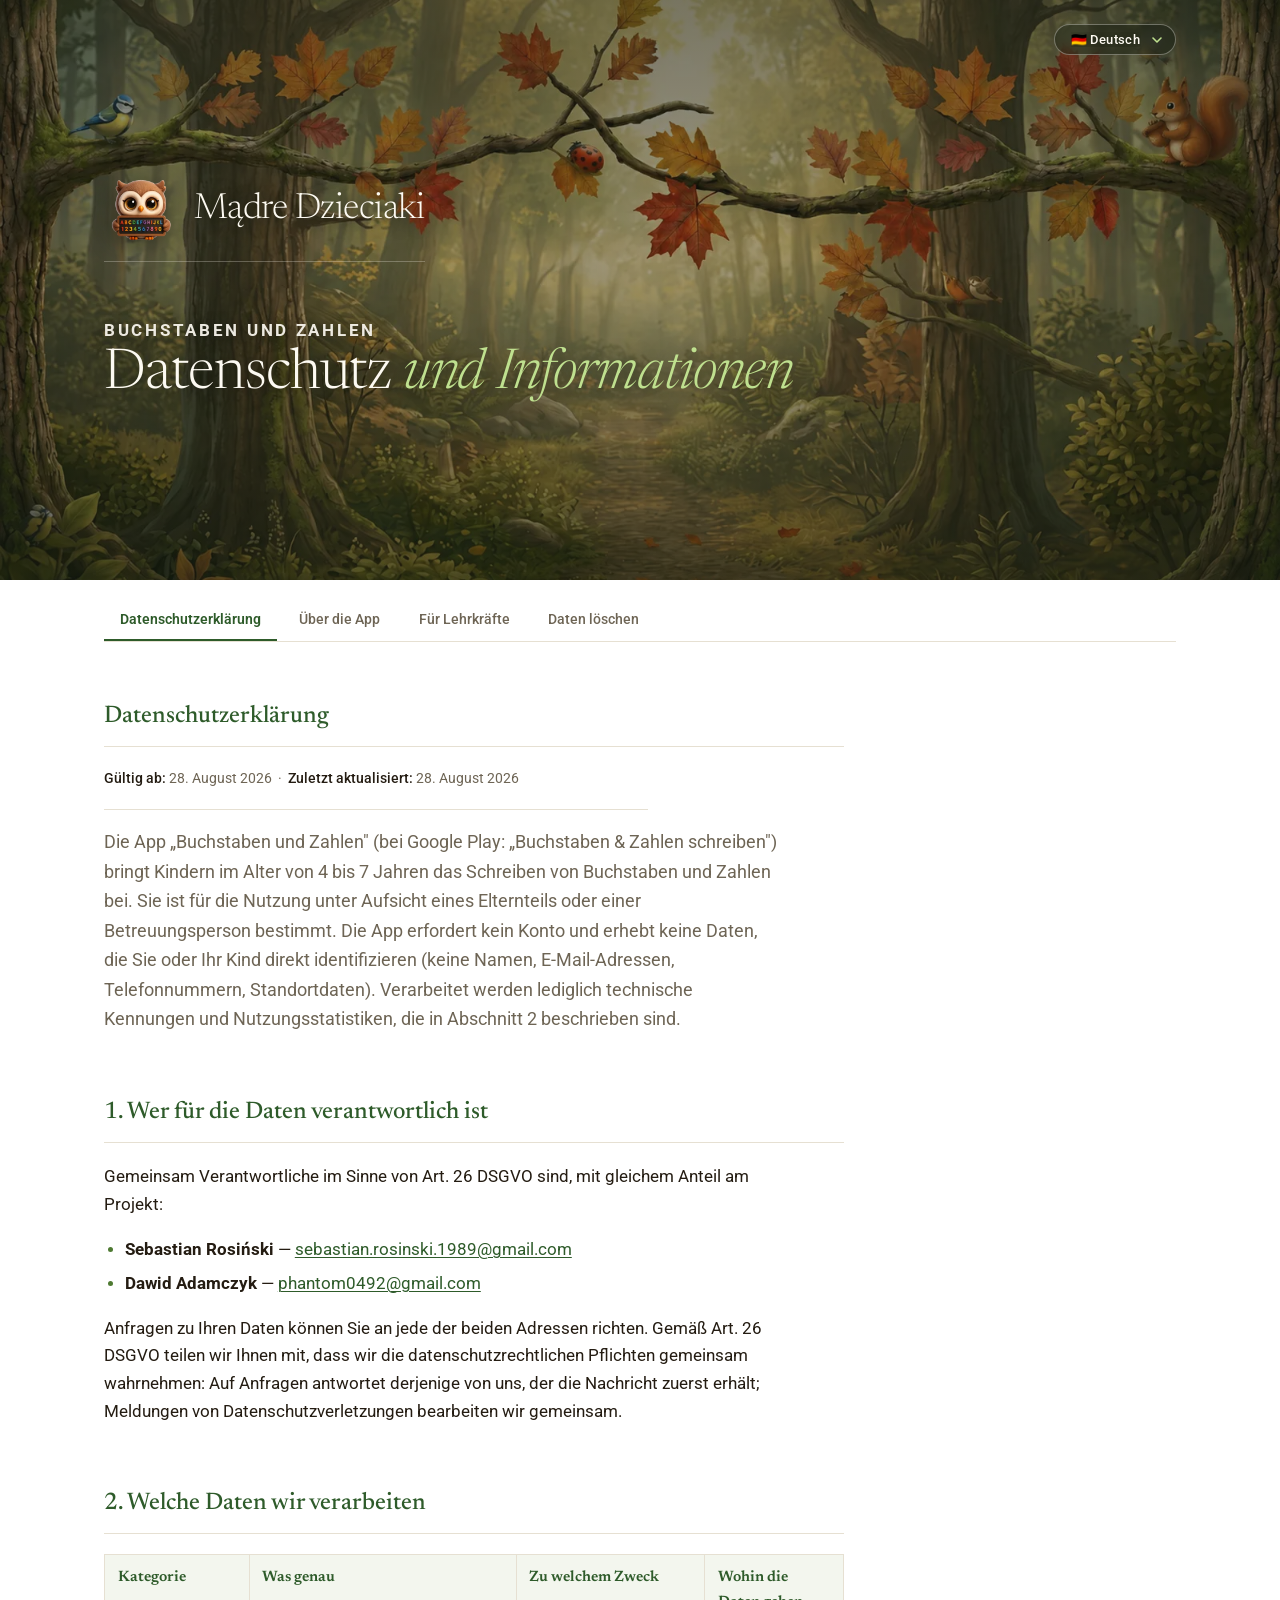
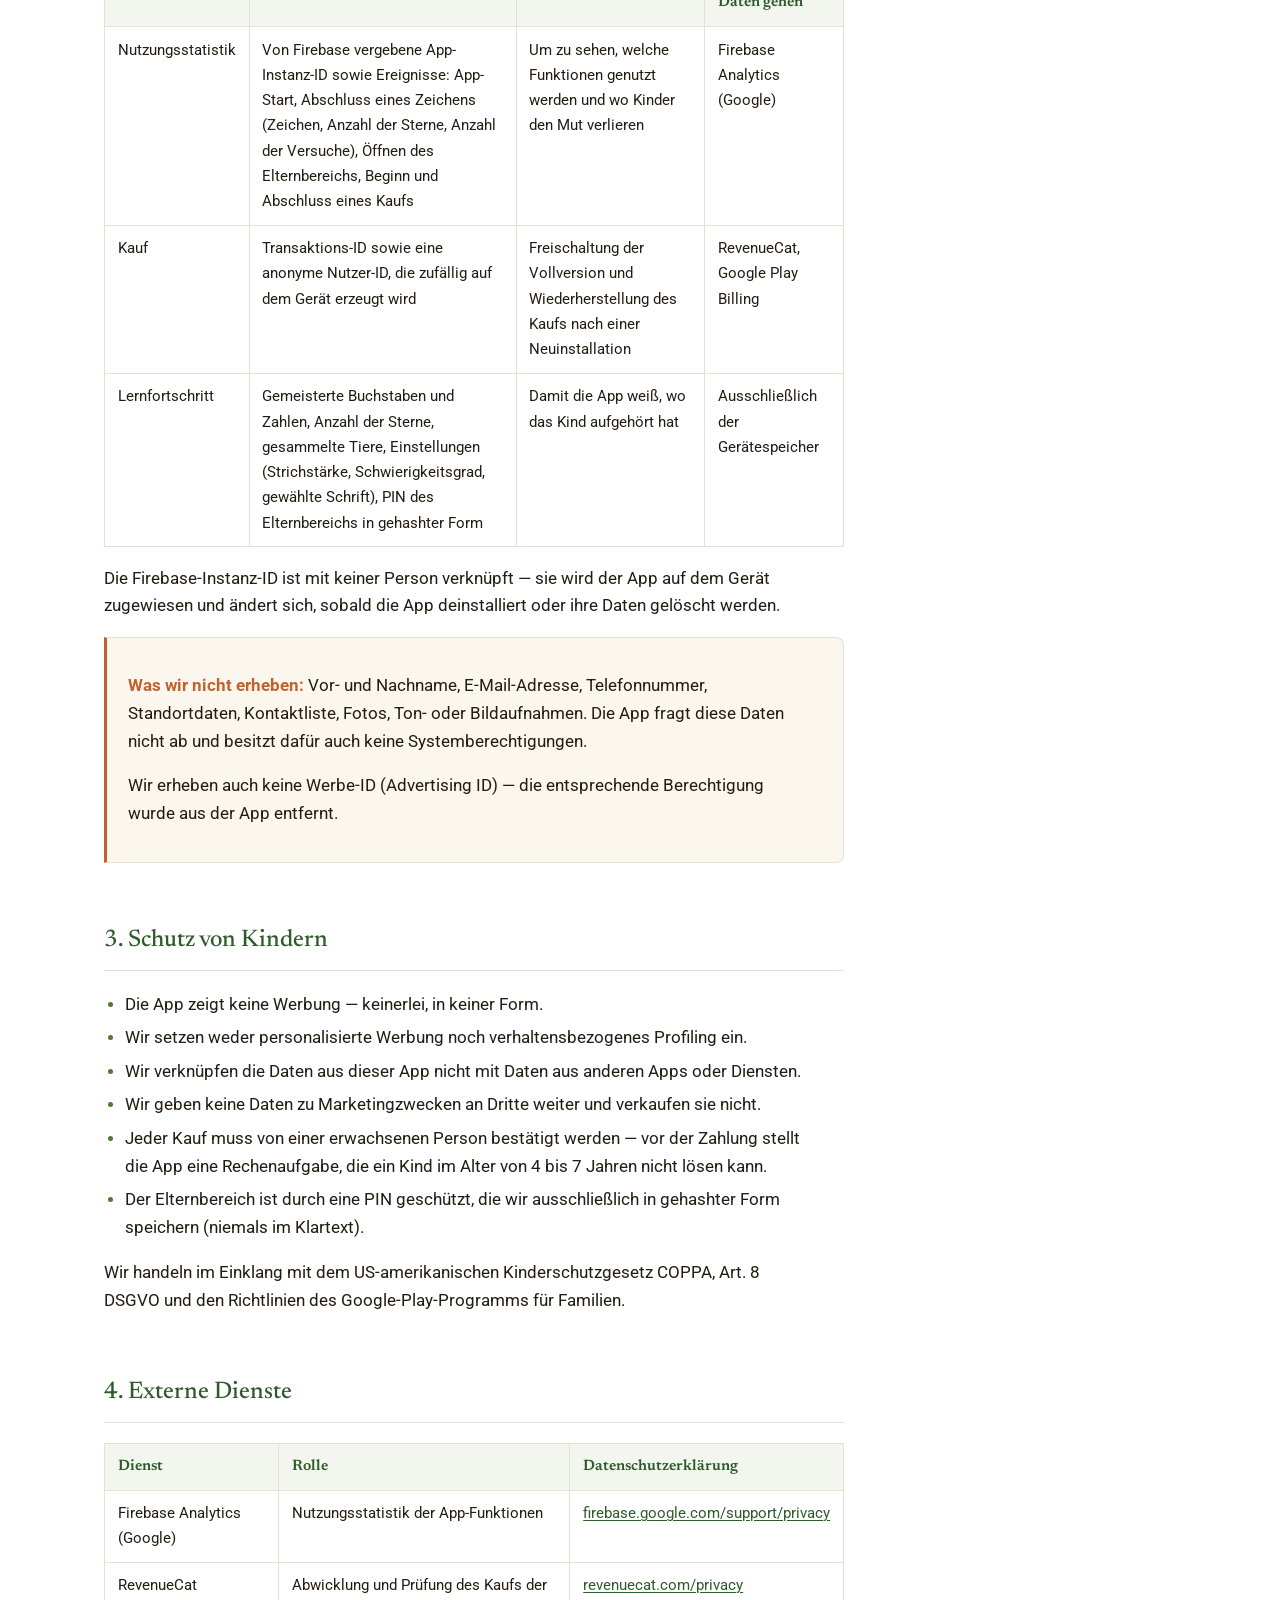
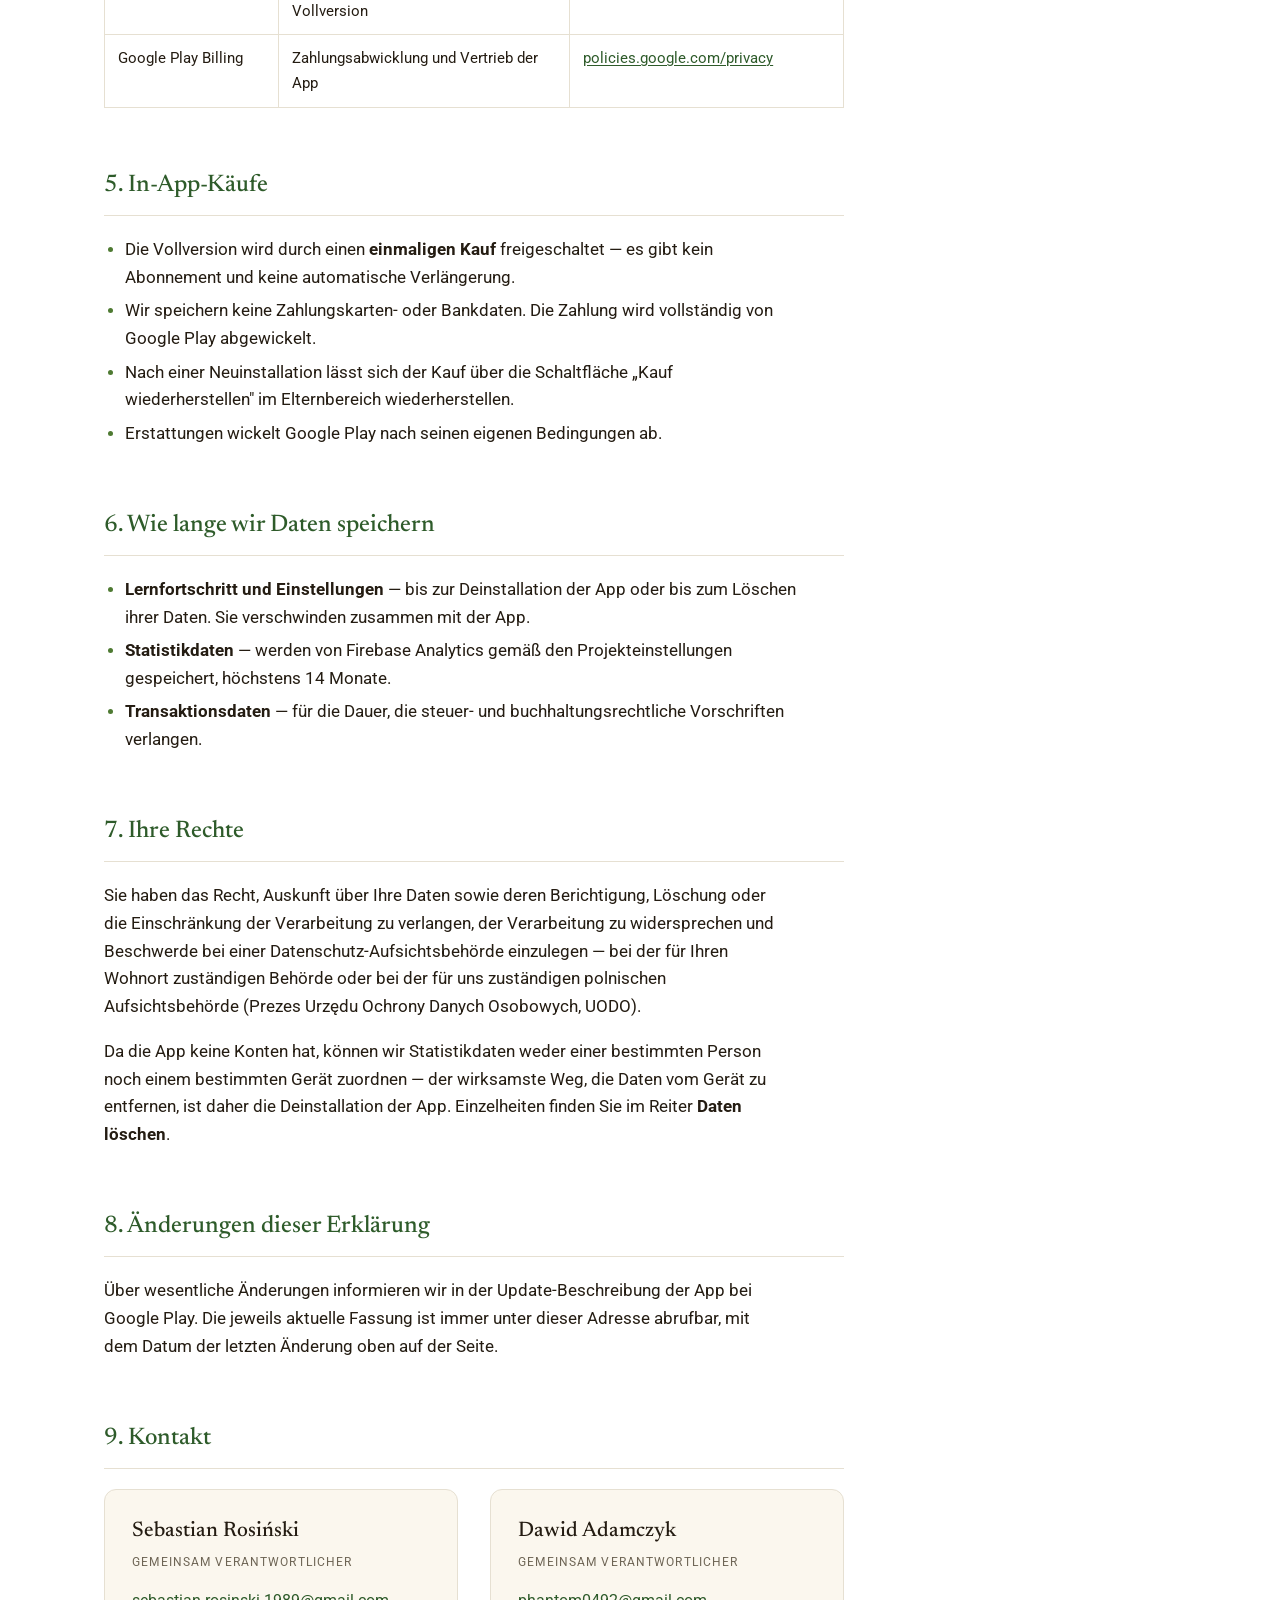
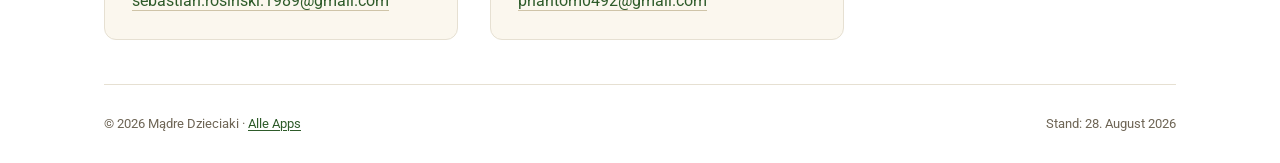
<file: literki-i-cyferki/de/index.html>
<!DOCTYPE html>
<html lang="de">
<head>
<meta charset="UTF-8">
<meta name="viewport" content="width=device-width, initial-scale=1">
<title>Buchstaben und Zahlen — Datenschutzerklärung und Informationen</title>
<meta name="description" content="Datenschutzerklärung der App Buchstaben und Zahlen (bei Google Play: Buchstaben & Zahlen schreiben): keine Konten, keine Werbung, Daten ausschließlich auf dem Gerät. Informationen für Eltern und Lehrkräfte.">
<link href="https://fonts.googleapis.com/css2?family=Newsreader:ital,opsz,wght@0,6..72,300;0,6..72,400;0,6..72,500;0,6..72,600;1,6..72,300;1,6..72,400&family=Roboto:wght@300;400;500;700&display=swap" rel="stylesheet">
<link rel="alternate" hreflang="pl" href="https://codedriven.pl/literki-i-cyferki/">
<link rel="alternate" hreflang="de" href="https://codedriven.pl/literki-i-cyferki/de/">
<link rel="alternate" hreflang="x-default" href="https://codedriven.pl/literki-i-cyferki/">
<link rel="stylesheet" href="../../assets/forest.css">
<noscript><style>.lang-switch select{display:none}</style></noscript>
</head>
<body>

<div class="band">
  <div class="lang-switch">
    <select aria-label="Sprache der Seite" autocomplete="off">
      <option value="/literki-i-cyferki/">🇵🇱 Polski</option>
      <option value="/literki-i-cyferki/de/" selected>🇩🇪 Deutsch</option>
    </select>
    <noscript><span class="lang-links"><a href="/literki-i-cyferki/" lang="pl" hreflang="pl">Polski</a></span></noscript>
  </div>
<div class="band-in"><div class="wrap">
  <div class="band-copy">
    <a class="brand" href="../../">
      <img src="../../assets/app/logo-literki.webp" alt="" width="74" height="74">
      <span>Mądre Dzieciaki</span>
    </a>
    <p class="kicker">Buchstaben und Zahlen</p>
    <h1>Datenschutz <em>und Informationen</em></h1>
  </div>
</div></div></div>

<div class="wrap">
  <nav class="doc-nav" role="tablist">
    <button role="tab" data-page="privacy" aria-selected="true">Datenschutzerklärung</button>
    <button role="tab" data-page="about" aria-selected="false">Über die App</button>
    <button role="tab" data-page="teachers" aria-selected="false">Für Lehrkräfte</button>
    <button role="tab" data-page="deletion" aria-selected="false">Daten löschen</button>
  </nav>

<!-- ══════════════════ DATENSCHUTZERKLÄRUNG ══════════════════ -->
<article class="page active" id="privacy" role="tabpanel">
  <h2>Datenschutzerklärung</h2>
  <p class="dates"><b>Gültig ab:</b> 28. August 2026 &nbsp;·&nbsp; <b>Zuletzt aktualisiert:</b> 28. August 2026</p>
  <p class="lede">Die App „Buchstaben und Zahlen" (bei Google Play: „Buchstaben &amp; Zahlen schreiben") bringt Kindern im Alter von 4 bis 7 Jahren das Schreiben von Buchstaben und Zahlen bei. Sie ist für die Nutzung unter Aufsicht eines Elternteils oder einer Betreuungsperson bestimmt. Die App erfordert kein Konto und erhebt keine Daten, die Sie oder Ihr Kind direkt identifizieren (keine Namen, E-Mail-Adressen, Telefonnummern, Standortdaten). Verarbeitet werden lediglich technische Kennungen und Nutzungsstatistiken, die in Abschnitt 2 beschrieben sind.</p>

  <h2>1. Wer für die Daten verantwortlich ist</h2>
  <p>Gemeinsam Verantwortliche im Sinne von Art. 26 DSGVO sind, mit gleichem Anteil am Projekt:</p>
  <ul>
    <li><b>Sebastian Rosiński</b> — <a href="mailto:sebastian.rosinski.1989@gmail.com">sebastian.rosinski.1989@gmail.com</a></li>
    <li><b>Dawid Adamczyk</b> — <a href="mailto:phantom0492@gmail.com">phantom0492@gmail.com</a></li>
  </ul>
  <p>Anfragen zu Ihren Daten können Sie an jede der beiden Adressen richten. Gemäß Art. 26 DSGVO teilen wir Ihnen mit, dass wir die datenschutzrechtlichen Pflichten gemeinsam wahrnehmen: Auf Anfragen antwortet derjenige von uns, der die Nachricht zuerst erhält; Meldungen von Datenschutzverletzungen bearbeiten wir gemeinsam.</p>

  <h2>2. Welche Daten wir verarbeiten</h2>
  <div class="table-scroll"><table>
    <thead><tr><th>Kategorie</th><th>Was genau</th><th>Zu welchem Zweck</th><th>Wohin die Daten gehen</th></tr></thead>
    <tbody>
      <tr><td>Nutzungsstatistik</td><td>Von Firebase vergebene App-Instanz-ID sowie Ereignisse: App-Start, Abschluss eines Zeichens (Zeichen, Anzahl der Sterne, Anzahl der Versuche), Öffnen des Elternbereichs, Beginn und Abschluss eines Kaufs</td><td>Um zu sehen, welche Funktionen genutzt werden und wo Kinder den Mut verlieren</td><td>Firebase Analytics (Google)</td></tr>
      <tr><td>Kauf</td><td>Transaktions-ID sowie eine anonyme Nutzer-ID, die zufällig auf dem Gerät erzeugt wird</td><td>Freischaltung der Vollversion und Wiederherstellung des Kaufs nach einer Neuinstallation</td><td>RevenueCat, Google Play Billing</td></tr>
      <tr><td>Lernfortschritt</td><td>Gemeisterte Buchstaben und Zahlen, Anzahl der Sterne, gesammelte Tiere, Einstellungen (Strichstärke, Schwierigkeitsgrad, gewählte Schrift), PIN des Elternbereichs in gehashter Form</td><td>Damit die App weiß, wo das Kind aufgehört hat</td><td>Ausschließlich der Gerätespeicher</td></tr>
    </tbody>
  </table></div>
  <p>Die Firebase-Instanz-ID ist mit keiner Person verknüpft — sie wird der App auf dem Gerät zugewiesen und ändert sich, sobald die App deinstalliert oder ihre Daten gelöscht werden.</p>

  <div class="box box--warn">
    <p><b>Was wir nicht erheben:</b> Vor- und Nachname, E-Mail-Adresse, Telefonnummer, Standortdaten, Kontaktliste, Fotos, Ton- oder Bildaufnahmen. Die App fragt diese Daten nicht ab und besitzt dafür auch keine Systemberechtigungen.</p>
    <p>Wir erheben auch keine Werbe-ID (Advertising ID) — die entsprechende Berechtigung wurde aus der App entfernt.</p>
  </div>

  <h2>3. Schutz von Kindern</h2>
  <ul>
    <li>Die App zeigt keine Werbung — keinerlei, in keiner Form.</li>
    <li>Wir setzen weder personalisierte Werbung noch verhaltensbezogenes Profiling ein.</li>
    <li>Wir verknüpfen die Daten aus dieser App nicht mit Daten aus anderen Apps oder Diensten.</li>
    <li>Wir geben keine Daten zu Marketingzwecken an Dritte weiter und verkaufen sie nicht.</li>
    <li>Jeder Kauf muss von einer erwachsenen Person bestätigt werden — vor der Zahlung stellt die App eine Rechenaufgabe, die ein Kind im Alter von 4 bis 7 Jahren nicht lösen kann.</li>
    <li>Der Elternbereich ist durch eine PIN geschützt, die wir ausschließlich in gehashter Form speichern (niemals im Klartext).</li>
  </ul>
  <p>Wir handeln im Einklang mit dem US-amerikanischen Kinderschutzgesetz COPPA, Art. 8 DSGVO und den Richtlinien des Google-Play-Programms für Familien.</p>

  <h2>4. Externe Dienste</h2>
  <div class="table-scroll"><table>
    <thead><tr><th>Dienst</th><th>Rolle</th><th>Datenschutzerklärung</th></tr></thead>
    <tbody>
      <tr><td>Firebase Analytics (Google)</td><td>Nutzungsstatistik der App-Funktionen</td><td><a href="https://firebase.google.com/support/privacy" rel="noopener">firebase.google.com/support/privacy</a></td></tr>
      <tr><td>RevenueCat</td><td>Abwicklung und Prüfung des Kaufs der Vollversion</td><td><a href="https://www.revenuecat.com/privacy" rel="noopener">revenuecat.com/privacy</a></td></tr>
      <tr><td>Google Play Billing</td><td>Zahlungsabwicklung und Vertrieb der App</td><td><a href="https://policies.google.com/privacy" rel="noopener">policies.google.com/privacy</a></td></tr>
    </tbody>
  </table></div>

  <h2>5. In-App-Käufe</h2>
  <ul>
    <li>Die Vollversion wird durch einen <b>einmaligen Kauf</b> freigeschaltet — es gibt kein Abonnement und keine automatische Verlängerung.</li>
    <li>Wir speichern keine Zahlungskarten- oder Bankdaten. Die Zahlung wird vollständig von Google Play abgewickelt.</li>
    <li>Nach einer Neuinstallation lässt sich der Kauf über die Schaltfläche „Kauf wiederherstellen" im Elternbereich wiederherstellen.</li>
    <li>Erstattungen wickelt Google Play nach seinen eigenen Bedingungen ab.</li>
  </ul>

  <h2>6. Wie lange wir Daten speichern</h2>
  <ul>
    <li><b>Lernfortschritt und Einstellungen</b> — bis zur Deinstallation der App oder bis zum Löschen ihrer Daten. Sie verschwinden zusammen mit der App.</li>
    <li><b>Statistikdaten</b> — werden von Firebase Analytics gemäß den Projekteinstellungen gespeichert, höchstens 14 Monate.</li>
    <li><b>Transaktionsdaten</b> — für die Dauer, die steuer- und buchhaltungsrechtliche Vorschriften verlangen.</li>
  </ul>

  <h2>7. Ihre Rechte</h2>
  <p>Sie haben das Recht, Auskunft über Ihre Daten sowie deren Berichtigung, Löschung oder die Einschränkung der Verarbeitung zu verlangen, der Verarbeitung zu widersprechen und Beschwerde bei einer Datenschutz-Aufsichtsbehörde einzulegen — bei der für Ihren Wohnort zuständigen Behörde oder bei der für uns zuständigen polnischen Aufsichtsbehörde (Prezes Urzędu Ochrony Danych Osobowych, UODO).</p>
  <p>Da die App keine Konten hat, können wir Statistikdaten weder einer bestimmten Person noch einem bestimmten Gerät zuordnen — der wirksamste Weg, die Daten vom Gerät zu entfernen, ist daher die Deinstallation der App. Einzelheiten finden Sie im Reiter <b>Daten löschen</b>.</p>

  <h2>8. Änderungen dieser Erklärung</h2>
  <p>Über wesentliche Änderungen informieren wir in der Update-Beschreibung der App bei Google Play. Die jeweils aktuelle Fassung ist immer unter dieser Adresse abrufbar, mit dem Datum der letzten Änderung oben auf der Seite.</p>

  <h2>9. Kontakt</h2>
  <div class="people">
    <div class="person"><b>Sebastian Rosiński</b><span class="role">Gemeinsam Verantwortlicher</span>
      <a href="mailto:sebastian.rosinski.1989@gmail.com">sebastian.rosinski.1989@gmail.com</a></div>
    <div class="person"><b>Dawid Adamczyk</b><span class="role">Gemeinsam Verantwortlicher</span>
      <a href="mailto:phantom0492@gmail.com">phantom0492@gmail.com</a></div>
  </div>
</article>

<!-- ══════════════════ ÜBER DIE APP ══════════════════ -->
<article class="page" id="about" role="tabpanel">
  <h2>Über die App</h2>
  <p class="lede">Das Kind lernt, Buchstaben und Zahlen zu schreiben, indem es mit dem Finger der Spur auf dem Bildschirm folgt. Ohne Eile, ohne Zeitlimit und ohne Vergleich mit anderen.</p>

  <div class="pill-row">
    <span class="pill">4–7 Jahre</span><span class="pill">Deutsch</span>
    <span class="pill">Ohne Werbung</span><span class="pill">Ohne Konto</span>
    <span class="pill">Funktioniert offline</span>
  </div>

  <h2>Was das Kind lernt</h2>
  <ul>
    <li><b>29 Großbuchstaben</b> — A bis Z sowie Ä, Ö, Ü</li>
    <li><b>30 Kleinbuchstaben</b> — a bis z sowie ä, ö, ü und ß</li>
    <li><b>10 Ziffern</b> von 0 bis 9</li>
  </ul>
  <p>Jedes Zeichen hat eine festgelegte Strichreihenfolge und Strichrichtung. Schrift und Reihenfolge orientieren sich an der Grundschrift, wie sie Kinder in der deutschen Grundschule lernen — die App widerspricht also nicht dem Schulheft.</p>

  <h2>So läuft das Lernen ab</h2>
  <ul>
    <li>Das Kind fährt die Spur mit dem Finger nach und sieht sofort, ob es die Linie trifft.</li>
    <li>Nach jedem fertigen Zeichen bekommt es Sterne — für Genauigkeit, nicht für Tempo.</li>
    <li>Zu jedem Zeichen gehört ein Waldtier, das in vier Stufen heranwächst, während das Kind übt.</li>
    <li>Alle gesammelten Tiere warten im Zoo, zu dem man jederzeit zurückkehren kann.</li>
  </ul>

  <h2>Elternbereich</h2>
  <p>Der Elternbereich ist durch eine PIN geschützt. Dort finden Sie den Fortschritt des Kindes (gemeisterte Zeichen, Anzahl der Versuche, gesammelte Tiere), die Einstellungen für Strichstärke und Schwierigkeitsgrad sowie die Schaltfläche zum Wiederherstellen des Kaufs.</p>

  <h2>Kostenlose Version und Vollversion</h2>
  <p>In der kostenlosen Version lassen sich die ersten Buchstaben und Zahlen üben, um zu prüfen, ob die App zum Kind passt. Die Vollversion — alle 69 Zeichen und alle Tiere — wird mit einem einmaligen Kauf freigeschaltet, ohne Abonnement.</p>

  <h2>Autoren</h2>
  <p>Die App wird von Sebastian Rosiński und Dawid Adamczyk entwickelt. Sie gehört zur Reihe Mądre Dzieciaki („Schlaue Kids"), zu der auch die polnische Lese-App <a href="../../nauka-czytania-sylabami/">Nauka czytania sylabami</a> gehört.</p>
</article>

<!-- ══════════════════ FÜR LEHRKRÄFTE ══════════════════ -->
<article class="page" id="teachers" role="tabpanel">
  <h2>Für Lehrkräfte und pädagogische Fachkräfte</h2>
  <p class="lede">Nützliche Informationen, wenn Sie den Einsatz der App in Kita, Vorschule, Hort oder in der therapeutischen Arbeit erwägen.</p>

  <h2>Umfang des Lernstoffs</h2>
  <p>Die App umfasst das vollständige Alphabet in Groß- und Kleinbuchstaben (A–Z und a–z sowie Ä, Ö, Ü, ä, ö, ü und ß) und die Ziffern 0–9. Für jedes Zeichen sind Reihenfolge und Richtung der Striche festgelegt, orientiert an der Grundschrift, wie sie in deutschen Grundschulen unterrichtet wird.</p>

  <h2>Methodische Grundlage</h2>
  <ul>
    <li><b>Nachspuren</b> — das Kind bildet eine Vorlage nach, statt frei zu zeichnen; die App achtet darauf, dass die Hand auf der Linie bleibt.</li>
    <li><b>Die Strichreihenfolge</b> ist vorgegeben, sodass das Kind keine falsche Bewegungsgewohnheit einübt.</li>
    <li><b>Kein Zeitdruck</b> — es gibt weder Stoppuhr noch Versuchslimit. Bewertet wird die Genauigkeit.</li>
    <li><b>Einstellbarer Schwierigkeitsgrad</b> — wie weit die Hand von der Spur abweichen darf, wird im Elternbereich festgelegt; so lassen sich die Anforderungen an die Fähigkeiten des Kindes anpassen.</li>
  </ul>

  <h2>Rahmenbedingungen für die Arbeit mit einer Gruppe</h2>
  <ul>
    <li>Die App funktioniert <b>ohne Internetverbindung</b> — benötigt wird nur ein Gerät mit Touchscreen.</li>
    <li>Sie erfordert <b>weder Konto noch Anmeldung</b>, sodass keine Einwilligungen zum Anlegen von Kinderkonten eingeholt werden müssen.</li>
    <li>Sie zeigt <b>keine Werbung</b> und keine Werbeinhalte.</li>
    <li>Der Fortschritt wird auf dem Gerät gespeichert, getrennt für jedes Gerät — die App unterscheidet nicht zwischen mehreren Kindern auf demselben Tablet.</li>
  </ul>

  <h2>Grenzen, die man kennen sollte</h2>
  <p>Die App ist eine grafomotorische Übung auf dem Bildschirm und ersetzt nicht das Schreiben mit dem Stift im Heft — der Bildschirm bietet nicht den Widerstand des Papiers und schult nicht die Stifthaltung. Betrachten Sie sie als Ergänzung, nicht als Ersatz für herkömmliche Übungen.</p>
  <p>Die App ist kein Diagnose- und kein Therapieinstrument. Sie dient nicht dazu, Schreibschwierigkeiten zu erkennen, und ersetzt nicht die Arbeit mit einer Fachkraft.</p>

  <h2>Kauf für Einrichtungen</h2>
  <p>Derzeit ist die App ausschließlich bei Google Play erhältlich, mit einem einmaligen Kauf, der die Vollversion auf dem jeweiligen Gerät freischaltet. Wenn Sie mehrere Lizenzen für Ihre Einrichtung benötigen, schreiben Sie uns — wir finden gemeinsam eine Lösung.</p>
  <p><a class="back" href="../../kontakt.html" style="margin-top:.5rem">Schreiben Sie uns</a></p>
</article>

<!-- ══════════════════ DATEN LÖSCHEN ══════════════════ -->
<article class="page" id="deletion" role="tabpanel">
  <h2>Daten löschen</h2>
  <p class="lede">Die App hat keine Benutzerkonten, also gibt es kein Profil, das geschlossen werden müsste. Alles, was sich die App über das Kind merkt, liegt auf dem Gerät.</p>

  <div class="box">
    <p><b>Die Deinstallation der App löscht alle Daten des Kindes</b> — Lernfortschritt, Sterne, gesammelte Tiere, Einstellungen und die PIN des Elternbereichs. Bei uns bleibt keine Kopie zurück, denn die Daten sind nie bei uns angekommen.</p>
  </div>

  <h2>Daten löschen, ohne die App zu deinstallieren</h2>
  <ol>
    <li>Öffnen Sie die <b>Einstellungen</b> von Android.</li>
    <li>Gehen Sie zu <b>Apps</b> und wählen Sie <b>Buchstaben und Zahlen</b>.</li>
    <li>Tippen Sie auf <b>Speicher</b> und anschließend auf <b>Daten löschen</b>.</li>
  </ol>
  <p>Die App kehrt in den Ausgangszustand zurück. Der Kauf der Vollversion geht nicht verloren — Sie stellen ihn über die Schaltfläche „Kauf wiederherstellen" im Elternbereich wieder her, denn er ist an Ihr Google-Play-Konto gebunden, nicht an die Daten in der App.</p>

  <h2>Statistikdaten</h2>
  <p>Die Nutzungsstatistik wird unter einer App-Instanz-ID erfasst, die auf keine Person verweist. Die ID hört auf zu existieren, sobald die App deinstalliert oder ihre Daten gelöscht werden; zuvor erfasste Ereignisse werden nach spätestens 14 Monaten automatisch gelöscht.</p>
  <p>Wenn wir die Statistikdaten früher löschen sollen, schreiben Sie uns — wir benötigen den ungefähren Nutzungszeitraum und das Gerätemodell, um die richtigen Ereignisse zu finden.</p>

  <h2>Kaufdaten</h2>
  <p>Die Kaufhistorie wird von Google Play und RevenueCat gespeichert. Wir können sie nicht löschen, da sie die Grundlage Ihres Anspruchs auf die Vollversion und zugleich ein Buchungsbeleg ist. Für Zahlungen und Erstattungen ist Google Play zuständig.</p>

  <h2>Anfrage stellen</h2>
  <p>Schreiben Sie an eine der beiden Adressen unten. Wir antworten innerhalb von 30 Tagen.</p>
  <div class="people">
    <div class="person"><b>Sebastian Rosiński</b><span class="role">Gemeinsam Verantwortlicher</span>
      <a href="mailto:sebastian.rosinski.1989@gmail.com">sebastian.rosinski.1989@gmail.com</a></div>
    <div class="person"><b>Dawid Adamczyk</b><span class="role">Gemeinsam Verantwortlicher</span>
      <a href="mailto:phantom0492@gmail.com">phantom0492@gmail.com</a></div>
  </div>
</article>

  <footer>
    <span>© 2026 Mądre Dzieciaki · <a href="../../">Alle Apps</a></span>
    <span>Stand: 28. August 2026</span>
  </footer>
</div>

<script src="../../assets/site.js"></script>
</body>
</html>
</file>
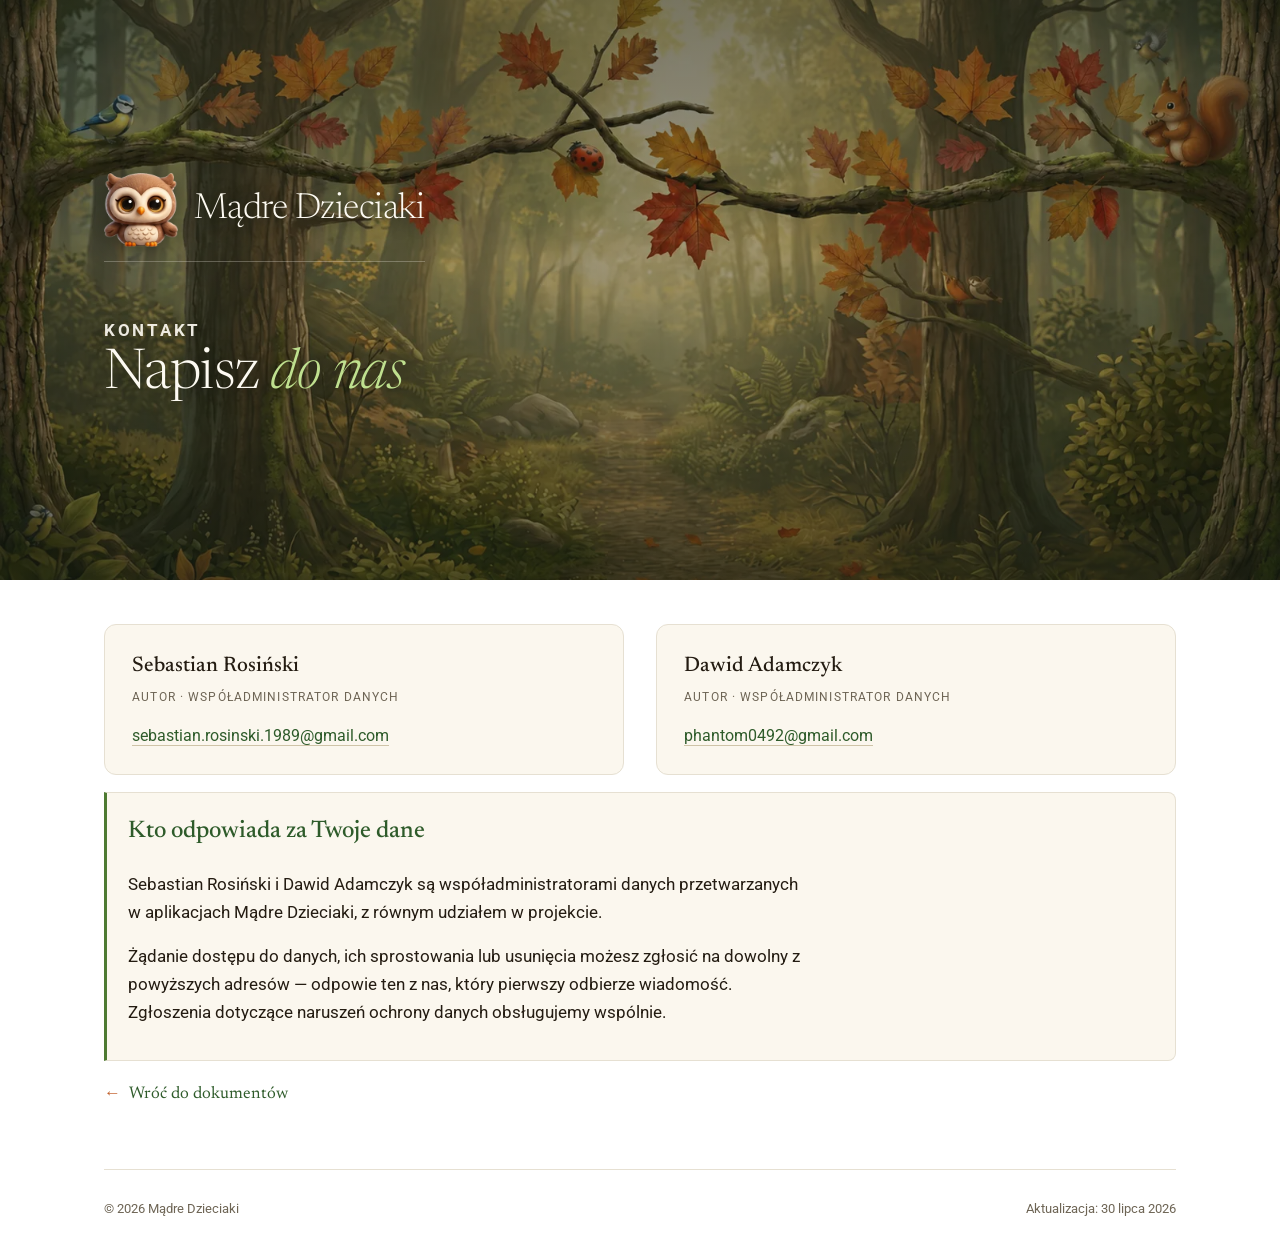
<file: kontakt.html>
<!DOCTYPE html>
<html lang="pl">
<head>
<meta charset="UTF-8">
<meta name="viewport" content="width=device-width, initial-scale=1">
<title>Kontakt — Mądre Dzieciaki</title>
<meta name="description" content="Kontakt do autorów aplikacji Mądre Dzieciaki: Sebastian Rosiński i Dawid Adamczyk, współadministratorzy danych.">
<link href="https://fonts.googleapis.com/css2?family=Newsreader:ital,opsz,wght@0,6..72,300;0,6..72,400;0,6..72,500;0,6..72,600;1,6..72,300;1,6..72,400&family=Roboto:wght@300;400;500;700&display=swap" rel="stylesheet">
<link rel="stylesheet" href="assets/forest.css">
</head>
<body>

<div class="band"><div class="band-in"><div class="wrap">
  <div class="band-copy">
    <a class="brand" href="./">
      <img src="assets/app/logo-madre.webp" alt="" width="74" height="74">
      <span>Mądre Dzieciaki</span>
    </a>
    <p class="kicker">Kontakt</p>
    <h1>Napisz <em>do nas</em></h1>
  </div>
</div></div></div>

<div class="wrap">
  <article style="max-width:none">
    <div class="people">
      <div class="person">
        <b>Sebastian Rosiński</b>
        <span class="role">Autor · współadministrator danych</span>
        <a href="mailto:sebastian.rosinski.1989@gmail.com">sebastian.rosinski.1989@gmail.com</a>
      </div>
      <div class="person">
        <b>Dawid Adamczyk</b>
        <span class="role">Autor · współadministrator danych</span>
        <a href="mailto:phantom0492@gmail.com">phantom0492@gmail.com</a>
      </div>
    </div>

    <div class="box">
      <h2 style="margin-top:0;border:0;padding:0">Kto odpowiada za Twoje dane</h2>
      <p>Sebastian Rosiński i Dawid Adamczyk są współadministratorami danych przetwarzanych w aplikacjach Mądre Dzieciaki, z równym udziałem w projekcie.</p>
      <p>Żądanie dostępu do danych, ich sprostowania lub usunięcia możesz zgłosić na dowolny z powyższych adresów — odpowie ten z nas, który pierwszy odbierze wiadomość. Zgłoszenia dotyczące naruszeń ochrony danych obsługujemy wspólnie.</p>
    </div>

    <p><a class="back" href="./">Wróć do dokumentów</a></p>
  </article>

  <footer>
    <span>© 2026 Mądre Dzieciaki</span>
    <span>Aktualizacja: 30 lipca 2026</span>
  </footer>
</div>

</body>
</html>
</file>
<file: assets/forest.css>
/* ==========================================================================
   Mądre Dzieciaki — arkusz witryny codedriven.pl
   Jeden plik dla huba, strony kontaktowej i stron dokumentów.

   Typografia: Newsreader (serif) + Roboto.
   Paleta wzięta z aplikacji: zieleń tytułu #2E5B2A, terakota #C2622E,
   brąz tekstu #6B4A2A, pergamin #FBF7EE.
   ========================================================================== */
:root{
  --ink:#241C12; --muted:#6E6555; --line:#E6E0D2; --rule:#CFC4A8;
  --green:#2E5B2A; --green-2:#4E7A32; --terra:#C2622E; --brown:#6B4A2A;
  --cream:#FBF7EE; --paper:#fff;
  --measure:68ch;
}
*{box-sizing:border-box}
html{-webkit-text-size-adjust:100%;scroll-behavior:smooth}
body{margin:0;background:var(--paper);color:var(--ink);
  font-family:Roboto,-apple-system,BlinkMacSystemFont,'Segoe UI',sans-serif;
  font-size:16.5px;line-height:1.68;-webkit-font-smoothing:antialiased}
.wrap{max-width:1120px;margin:0 auto;padding:0 1.5rem}
img{max-width:100%}

a{color:var(--green);text-decoration-thickness:1px;text-underline-offset:2px}
a:hover{color:var(--terra)}
:focus-visible{outline:2px solid var(--terra);outline-offset:3px;border-radius:3px}

/* ══ NAGŁÓWEK Z LASEM ═══════════════════════════════════════════════════ */
.band{position:relative;display:flex;align-items:center;
  min-height:clamp(420px,54vw,580px);
  background:url('forest-bg.webp') center 38%/cover}
.band::after{content:'';position:absolute;inset:0;
  background:linear-gradient(rgba(24,32,18,.58),rgba(24,32,18,.4) 45%,rgba(24,32,18,.68))}
.band-in{position:relative;z-index:2;width:100%}
.band-copy{padding:clamp(2.25rem,5vw,3.5rem) 0;max-width:52rem}

/* Znak marki: sówka i nazwa. Ten sam krój, waga i światło co tytuł strony,
   tylko w mniejszej skali — jedna typografia w dwóch stopniach. */
.brand{display:inline-flex;align-items:center;gap:1rem;text-decoration:none;
  margin-bottom:clamp(1.5rem,4vw,2.25rem);padding-bottom:.9rem;
  border-bottom:1px solid rgba(253,250,242,.26)}
.brand img{width:clamp(52px,7vw,74px);flex:none;filter:drop-shadow(0 4px 12px rgba(0,0,0,.4))}
.brand span{display:block;font-family:Newsreader,serif;font-weight:300;color:#FDFAF2;
  font-size:clamp(1.5rem,3.6vw,2.25rem);line-height:1.02;letter-spacing:-.015em;
  text-shadow:0 3px 18px rgba(10,16,8,.58)}
.kicker{font-size:.74rem;font-weight:700;letter-spacing:.16em;text-transform:uppercase;
  color:#E9C77E;margin:0 0 .7rem}
.band h1{font-family:Newsreader,serif;font-weight:300;color:#FDFAF2;
  font-size:clamp(2.1rem,5.4vw,3.5rem);line-height:1.12;letter-spacing:-.015em;margin:0;
  text-shadow:0 3px 22px rgba(10,16,8,.55)}
.band h1 em{font-style:italic;color:#BFE08F}
.band-copy > p{color:rgba(253,250,242,.92);margin:1.1rem 0 0;font-size:1.06rem;max-width:60ch;
  text-shadow:0 2px 14px rgba(10,16,8,.65)}

/* ══ KAFELKI APLIKACJI (hub) ════════════════════════════════════════════ */
.apps{display:grid;grid-template-columns:1fr 1fr;padding:clamp(1.5rem,4vw,2.75rem) 0}
@media(max-width:820px){.apps{grid-template-columns:1fr}}
.app{display:flex;align-items:center;justify-content:center;
  gap:clamp(.9rem,2.5vw,1.5rem);padding:clamp(1.75rem,4vw,2.75rem) 1.5rem;
  text-decoration:none;color:inherit;border-radius:14px;transition:background .2s}
.app:first-child{border-right:1px solid var(--line)}
@media(max-width:820px){.app:first-child{border-right:0;border-bottom:1px solid var(--line)}}
.app:hover{background:var(--cream)}
.app img{width:clamp(58px,8vw,84px);flex:none}
.app h2{font-family:Newsreader,serif;font-weight:400;margin:0;letter-spacing:-.01em;
  font-size:clamp(1.16rem,2.6vw,1.62rem);color:var(--ink)}
.app::after{content:'→';font-size:1.2rem;color:var(--terra);opacity:0;
  transform:translateX(-6px);transition:opacity .2s,transform .2s}
.app:hover::after,.app:focus-visible::after{opacity:1;transform:translateX(0)}
@media(max-width:560px){.app{flex-direction:column;text-align:center}}

/* ══ PAS ZASAD ══════════════════════════════════════════════════════════ */
.rules{background:var(--cream);border-block:1px solid var(--line)}
.rules-in{display:grid;grid-template-columns:repeat(3,1fr);gap:2.5rem;padding:2.75rem 0}
@media(max-width:820px){.rules-in{grid-template-columns:1fr;gap:1.5rem}}
.rule h3{font-family:Newsreader,serif;font-weight:500;font-size:1.1rem;margin:0 0 .35rem;
  color:var(--green)}
.rule p{margin:0;font-size:.92rem;color:var(--muted)}

/* ══ ODNOŚNIK DO KONTAKTU ═══════════════════════════════════════════════ */
.contact-cta{display:flex;flex-wrap:wrap;align-items:center;gap:1rem 2rem;
  padding:clamp(2rem,5vw,2.75rem) 0}
.contact-cta p{margin:0;color:var(--muted);max-width:46ch}
.contact-cta a{margin-left:auto;display:inline-flex;align-items:center;gap:.6rem;
  font-family:Newsreader,serif;font-size:1.16rem;text-decoration:none;
  border-bottom:1px solid var(--rule);padding-bottom:.2rem}
.contact-cta a::after{content:'→';color:var(--terra)}
.contact-cta a:hover{border-bottom-color:var(--terra)}
@media(max-width:700px){.contact-cta a{margin-left:0}}

footer{border-top:1px solid var(--line);padding:1.75rem 0;font-size:.82rem;color:var(--muted);
  display:flex;justify-content:space-between;flex-wrap:wrap;gap:.5rem}

/* ══ STRONY DOKUMENTÓW ══════════════════════════════════════════════════ */
/* Zakładki dokumentów — drewniane w tonie, ale bez skeuomorfizmu */
.doc-nav{display:flex;flex-wrap:wrap;gap:.4rem;padding:1.25rem 0 0;
  border-bottom:1px solid var(--line)}
.doc-nav button{font-family:Roboto,sans-serif;font-size:.9rem;font-weight:500;
  color:var(--muted);background:none;border:0;border-bottom:2px solid transparent;
  padding:.7rem 1rem;cursor:pointer;transition:color .2s,border-color .2s}
.doc-nav button:hover{color:var(--ink)}
.doc-nav button[aria-selected="true"]{color:var(--green);border-bottom-color:var(--green);
  font-weight:600}

/* ══ PRZEŁĄCZNIK JĘZYKA (strony dokumentów) ═════════════════════════════ */
/* Każdy język to osobna statyczna strona (GitHub Pages nie negocjuje
   języka), więc przełącznik to zwykły <select> z adresami wersji — przejście
   robi site.js, bez JS zostają linki z <noscript>. Siedzi w rogu lasu,
   wyrównany do krawędzi treści (.wrap = 1120px + 1.5rem marginesu). */
.lang-switch{position:absolute;z-index:3;top:clamp(1rem,2.4vw,1.5rem);
  right:max(1.5rem,calc(50% - 560px + 1.5rem))}
.lang-switch select{appearance:none;-webkit-appearance:none;cursor:pointer;margin:0;
  font-family:Roboto,-apple-system,BlinkMacSystemFont,'Segoe UI',sans-serif;
  font-size:.8rem;font-weight:500;letter-spacing:.03em;line-height:1.2;color:#FDFAF2;
  background:rgba(18,26,14,.42) url("data:image/svg+xml,%3Csvg xmlns='http://www.w3.org/2000/svg' viewBox='0 0 10 6'%3E%3Cpath d='M1 1l4 4 4-4' fill='none' stroke='%23BFE08F' stroke-width='1.6' stroke-linecap='round' stroke-linejoin='round'/%3E%3C/svg%3E") no-repeat right .85rem center/.6rem auto;
  border:1px solid rgba(253,250,242,.34);border-radius:999px;
  padding:.44rem 2.15rem .44rem .95rem;
  backdrop-filter:blur(6px);-webkit-backdrop-filter:blur(6px);
  text-shadow:0 1px 6px rgba(10,16,8,.5);
  transition:border-color .2s,background-color .2s}
.lang-switch select:hover{border-color:#E9C77E;background-color:rgba(18,26,14,.6)}
.lang-switch select:focus-visible{outline:2px solid #E9C77E;outline-offset:3px;border-radius:999px}
.lang-switch option{color:var(--ink);background:var(--paper);font-weight:400}
/* Bez JS: <noscript> chowa select i pokazuje linki do pozostałych wersji */
.lang-switch .lang-links{display:inline-flex;gap:.6rem;font-family:Roboto,sans-serif;
  font-size:.78rem;font-weight:700;letter-spacing:.1em;text-transform:uppercase;
  text-shadow:0 1px 6px rgba(10,16,8,.6)}
.lang-switch .lang-links a{color:#BFE08F;text-decoration:none;border-bottom:1px solid rgba(191,224,143,.5)}
.lang-switch .lang-links a:hover{color:#E9C77E;border-bottom-color:#E9C77E}

.page{display:none}
.page.active{display:block}

article,
.page{max-width:74ch;padding:clamp(1.75rem,4vw,2.75rem) 0}
article > * + *,
.page > * + *{margin-top:1.05em}
article p,article li,
.page p,.page li{max-width:var(--measure)}
article h2,
.page h2{font-family:Newsreader,serif;font-weight:500;font-size:clamp(1.24rem,3vw,1.5rem);
  margin-top:2.4em;padding-bottom:.4em;border-bottom:1px solid var(--line);color:var(--green)}
article h2:first-of-type,
.page h2:first-of-type{margin-top:.4em}
article h3,
.page h3{font-family:Newsreader,serif;font-weight:500;font-size:1.1rem;margin-top:1.7em;
  color:var(--brown)}
article ul,article ol,
.page ul,.page ol{padding-left:1.3rem}
article li+li,
.page li+li{margin-top:.35em}
article li::marker,
.page li::marker{color:var(--green-2)}
.dates{font-size:.9rem;color:var(--muted);padding-bottom:1.1rem;border-bottom:1px solid var(--line)}
.dates b{color:var(--ink);font-weight:500}
.lede{font-size:1.1rem;color:var(--muted)}

.table-scroll{overflow-x:auto;-webkit-overflow-scrolling:touch}
table{width:100%;border-collapse:collapse;font-size:.94rem;background:var(--paper)}
th,td{text-align:left;padding:.65rem .8rem;border:1px solid var(--line);vertical-align:top}
th{background:#F3F6EE;font-family:Newsreader,serif;font-weight:600;color:var(--green)}

/* Wyróżnienie — to, czego NIE zbieramy, jest najważniejszą informacją dla
   rodzica i dla recenzenta, więc dostaje własny blok, nie akapit. */
.box{background:var(--cream);border:1px solid var(--line);border-left:3px solid var(--green-2);
  padding:1.1rem 1.3rem;border-radius:0 8px 8px 0}
.box b{color:var(--green)}
.box--warn{border-left-color:var(--terra)}
.box--warn b{color:var(--terra)}

.pill-row{display:flex;flex-wrap:wrap;gap:.45rem}
.pill{font-size:.8rem;font-weight:600;padding:.32rem .85rem;border-radius:999px;
  background:var(--cream);border:1px solid var(--line);color:var(--green)}

/* Karty kontaktowe */
.people{display:grid;grid-template-columns:1fr 1fr;gap:clamp(1.25rem,3vw,2rem)}
@media(max-width:700px){.people{grid-template-columns:1fr}}
.person{background:var(--cream);border:1px solid var(--line);border-radius:12px;
  padding:1.5rem 1.7rem}
.person b{display:block;font-family:Newsreader,serif;font-size:1.32rem;font-weight:500;
  margin-bottom:.15rem}
.person .role{display:block;font-size:.78rem;letter-spacing:.09em;text-transform:uppercase;
  color:var(--muted);margin-bottom:.9rem}
.person a{font-size:1rem;text-decoration:none;border-bottom:1px solid var(--rule);
  word-break:break-all}
.person a:hover{border-bottom-color:var(--terra)}

.back{display:inline-flex;align-items:center;gap:.5rem;font-family:Newsreader,serif;
  font-size:1.06rem;text-decoration:none}
.back::before{content:'←';color:var(--terra)}

@media(prefers-reduced-motion:reduce){html{scroll-behavior:auto}
  .app,.app::after,.doc-nav button,.lang-switch select{transition:none}}

@media print{
  .band,.doc-nav,.lang-switch,.back,.contact-cta{display:none}
  body{background:#fff}
  article{max-width:none}
}

/* ══ KLASY Z PRZENIESIONEJ TREŚCI (Nauka czytania sylabami) ═════════════ */
/* Stara strona dzieliła dokument na karty; zachowujemy ten podział, ale
   dopasowany do reszty witryny — pergamin, hairline, bez cieni. */
/* Stara strona trzymała każdą sekcję w pudełku z ramką. Zdejmujemy je, żeby
   dokument czytał się tak samo jak na stronie Literek — pracuje sama
   typografia, a nie kaskada obramowań. Struktura HTML zostaje nietknięta. */
.card{background:none;border:0;padding:0;margin-top:2.4em}
.card > *:first-child{margin-top:0}
.card > h2:first-child{margin-top:0}

.badge{display:inline-block;font-size:.78rem;font-weight:600;padding:.24rem .7rem;
  border-radius:999px;background:var(--cream);border:1px solid var(--line);color:var(--green)}

.highlight{background:var(--cream);border:1px solid var(--line);
  border-left:3px solid var(--terra);border-radius:0 8px 8px 0;
  padding:1.05rem 1.25rem;margin-top:1.25rem}
.highlight strong{color:var(--terra)}
</file>
